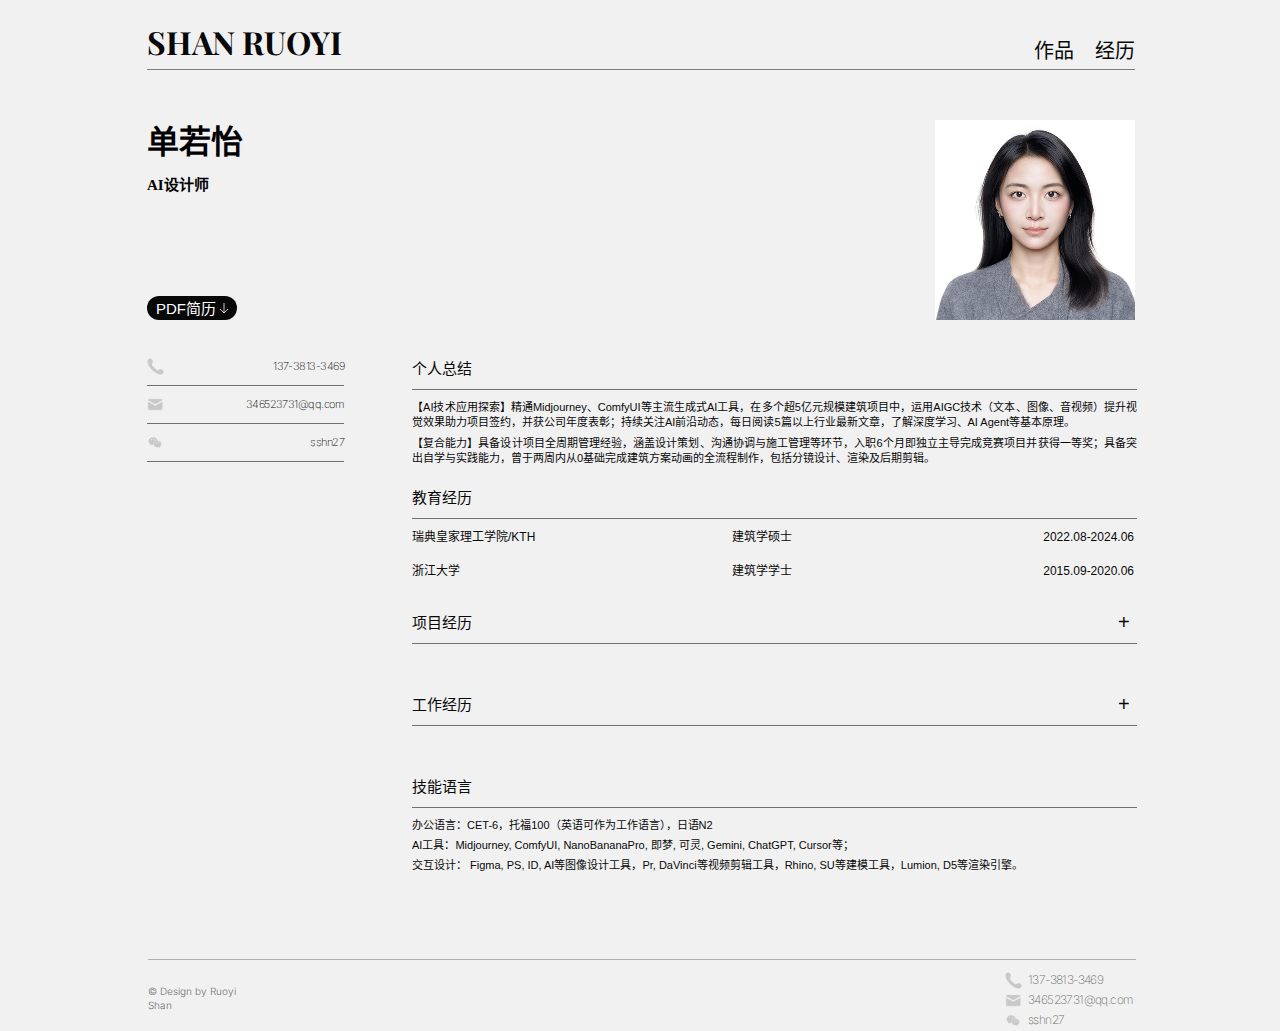
<file: experience.html>
<!DOCTYPE html>
<html lang="zh-CN">
<head>
    <meta charset="UTF-8">
    <meta name="viewport" content="width=device-width, initial-scale=1.0">
    <title>经历 - SHAN RUOYI</title>
    <link rel="preconnect" href="https://fonts.googleapis.com">
    <link rel="preconnect" href="https://fonts.gstatic.com" crossorigin>
    <link href="https://fonts.googleapis.com/css2?family=Playfair+Display:wght@400;700&family=Crimson+Text:wght@400&family=Inter:wght@200;300&family=Source+Serif+4:wght@400;600&family=Source+Han+Sans+CN:wght@300;350;500;600&display=swap" rel="stylesheet">
    <link rel="stylesheet" href="style.css">
</head>
<body class="page-experience">
    <!-- Header -->
    <header class="header">
        <div class="header-container">
            <a href="index.html" style="text-decoration: none;">
                <h1 class="header-title">SHAN RUOYI</h1>
            </a>
            <nav class="header-nav">
                <a href="works.html" class="nav-item">
                    <span class="nav-text-cn">作品</span>
                    <span class="nav-text-en">works</span>
                </a>
                <a href="experience.html" class="nav-item">
                    <span class="nav-text-cn">经历</span>
                    <span class="nav-text-en">experience</span>
                </a>
            </nav>
            <svg class="header-line" width="988" height="1" viewBox="0 0 988 1" fill="none" xmlns="http://www.w3.org/2000/svg">
                <line x1="0" y1="0.5" x2="988" y2="0.5" stroke="#080808" stroke-width="0.5"/>
            </svg>
        </div>
    </header>

    <!-- Experience Page Content -->
    <section class="experience-page">
        <!-- Top Section: Name, Download Button, and Photo -->
        <div class="experience-top-section">
            <div class="experience-left-group">
                <div class="experience-name-section">
                    <h2 class="experience-name">单若怡</h2>
                    <p class="experience-title">AI设计师</p>
                </div>
                
                <div class="experience-download">
                    <a href="images/resume.pdf" download="单若怡_简历.pdf" class="download-btn">
                        <span class="download-text">PDF简历</span>
                        <svg class="download-icon" width="8" height="11" viewBox="0 0 8 11" fill="none">
                            <path d="M4 0V10M0 6L4 10L8 6" stroke="white" stroke-width="0.8"/>
                        </svg>
                    </a>
                </div>
            </div>

            <div class="experience-photo">
                <img src="images/photo.png" alt="单若怡" class="photo-img">
            </div>
        </div>

        <!-- Contact Information -->
        <div class="experience-contact">
            <div class="contact-row">
                <img src="images/wechat3.png" alt="Phone" class="contact-icon-small">
                <span class="contact-text-small">137-3813-3469</span>
            </div>
            <svg class="contact-divider" width="197" height="1" viewBox="0 0 197 1" fill="none">
                <line x1="0" y1="0.5" x2="197" y2="0.5" stroke="#707070" stroke-width="0.5"/>
            </svg>
            <div class="contact-row">
                <img src="images/wechat1.png" alt="Email" class="contact-icon-small">
                <span class="contact-text-small">346523731@qq.com</span>
            </div>
            <svg class="contact-divider" width="197" height="1" viewBox="0 0 197 1" fill="none">
                <line x1="0" y1="0.5" x2="197" y2="0.5" stroke="#707070" stroke-width="0.5"/>
            </svg>
            <div class="contact-row">
                <img src="images/wechat2.png" alt="WeChat" class="contact-icon-small">
                <span class="contact-text-small">sshn27</span>
            </div>
            <svg class="contact-divider" width="197" height="1" viewBox="0 0 197 1" fill="none">
                <line x1="0" y1="0.5" x2="197" y2="0.5" stroke="#707070" stroke-width="0.5"/>
            </svg>
        </div>

        <!-- Main Content -->
        <div class="experience-body">
            <!-- 个人总结 -->
            <div class="experience-section">
                <h3 class="section-title">个人总结</h3>
                <svg class="section-divider" width="726" height="1" viewBox="0 0 726 1" fill="none">
                    <line x1="0" y1="0.5" x2="726" y2="0.5" stroke="#707070" stroke-width="0.5"/>
                </svg>
                <div class="section-content">
                    <p class="content-text">【AI技术应用探索】精通Midjourney、ComfyUI等主流生成式AI工具，在多个超5亿元规模建筑项目中，运用AIGC技术（文本、图像、音视频）提升视觉效果助力项目签约，并获公司年度表彰；持续关注AI前沿动态，每日阅读5篇以上行业最新文章，了解深度学习、AI Agent等基本原理。</p>
                    <p class="content-text">【复合能力】具备设计项目全周期管理经验，涵盖设计策划、沟通协调与施工管理等环节，入职6个月即独立主导完成竞赛项目并获得一等奖；具备突出自学与实践能力，曾于两周内从0基础完成建筑方案动画的全流程制作，包括分镜设计、渲染及后期剪辑。</p>
                </div>
            </div>

            <!-- 教育经历 -->
            <div class="experience-section">
                <h3 class="section-title">教育经历</h3>
                <svg class="section-divider" width="725" height="1" viewBox="0 0 725 1" fill="none">
                    <line x1="0" y1="0.5" x2="725" y2="0.5" stroke="#707070" stroke-width="0.5"/>
                </svg>
                <div class="education-content">
                    <div class="education-item">
                        <div class="education-row">
                            <span class="education-school">瑞典皇家理工学院/KTH</span>
                            <span class="education-degree">建筑学硕士</span>
                            <span class="education-time">2022.08-2024.06</span>
                        </div>
                    </div>
                    <div class="education-item">
                        <div class="education-row">
                            <span class="education-school">浙江大学</span>
                            <span class="education-degree">建筑学学士</span>
                            <span class="education-time">2015.09-2020.06</span>
                        </div>
                    </div>
                </div>
            </div>

            <!-- 项目经历 -->
            <div class="experience-section">
                <div class="section-header">
                    <h3 class="section-title">项目经历</h3>
                    <span class="section-expand">+</span>
                </div>
                <svg class="section-divider" width="725" height="1" viewBox="0 0 725 1" fill="none">
                    <line x1="0" y1="0.5" x2="725" y2="0.5" stroke="#707070" stroke-width="0.5"/>
                </svg>
                
                <!-- 项目1 -->
                <div class="project-item">
                    <div class="project-header">
                        <h4 class="project-title">AIGC数字人虚拟广告模特项目|负责人</h4>
                        <span class="project-time">2025.12-2026.01</span>
                    </div>
                    <div class="project-content">
                        <p class="content-text"><strong>项目背景：</strong>面对女性运动健身与户外探索领域日益增长的内容需求，本项目旨在通过构建虚拟数字模特，打造个人IP，聚焦多元运动展示、品牌广告拍摄等核心场景，同时赋予完整人设，探索社群实时互动与健身推广的融合路径。</p>
                        <p class="content-text"><strong>主要职责：</strong>负责项目全流程设计与技术落地，包括需求分析、形象生成、多场景图像与视频内容制作等。</p>
                        <p class="content-text"><strong>【形象构建与视觉生成】</strong>结合大语言模型完成人物形象、情感性格设定与风格定位；基于Z-image模型搭建ComfyUI工作流，从五官、表情、妆容、身材比例、服饰、动作等维度，以A/B测试结果为参照迭代提示词工程，完成数字人模特主形象的构建与生成。</p>
                        <p class="content-text"><strong>【姿势迁移与细节矫正】</strong>上传姿势参考图，反推自然语言提示词+ControlNet双重控制，使用QWEN-AIO-RAPID模型实现模特姿态精准迁移，输出图像采用AI换脸技术进行面部特征二次校准，保证面部相似差值小于0.5，单图生成时间压缩至15分钟内，生图成功率高于90%。</p>
                        <p class="content-text"><strong>【背景融合】</strong>利用lama节点提取场景信息，反推提示词输入z-image模型重绘场景图；fastcanvas节点快速构图或PS手动构图，基于QWEN-EDIT模型，加载溶图、打光LoRA，达成人物与场景的自然融合，在边缘过渡、光影一致性、透视匹配等维度综合评分超过80分。</p>
                        <p class="content-text"><strong>【图像放大】</strong>引入SeedVR2模型与TTP分块重绘技术，支持图像无损放大至2K/4K超高清输出。</p>
                        <p class="content-text"><strong>【人物短片输出】</strong>构建从构思到成片的视频自动化链路：配合大语言模型扩展构思至完整脚本；基于NanoBananaPro生成分镜，通过可灵生成视频片段，结合TTS与Infinite Talk实现人物配音，语音情感匹配度达85%，并运用TuneeAI创作背景音乐，最终剪辑成片，综合制作效率提升超80%。</p>
                        <p class="content-text"><strong>项目成果：</strong>实现了从"人设构建-形象生成-动态演绎-多场景分发"的全链路提效，时间与人力成本降低100%；输出内容适配短视频平台、虚拟直播、品牌营销等多类场景，在跨平台、跨周期内容产出中保持人物形象、风格与辨识度的高度一致，为品牌构建可持续复用的数字资产。</p>
                    </div>
                </div>

                <!-- 项目2 -->
                <div class="project-item">
                    <div class="project-header">
                        <h4 class="project-title">AIGC赋能香氛品牌产品效果图|负责人</h4>
                        <span class="project-time">2025.11</span>
                    </div>
                    <div class="project-content">
                        <p class="content-text"><strong>项目背景：</strong>针对电商行业视觉内容生产存在成本高、周期长、产出效率低的痛点，主导构建基于AIGC的"产品策划-视觉生成-场景适配"一站式解决方案，重构了从产品概念萌发、视觉风格定义，到多场景、多角度、多风格视觉素材批量生成的全链路，实现从概念到成图的端到端提效。</p>
                        <p class="content-text"><strong>主要职责：</strong> 负责产品视觉策划、产品展示的全流程AIGC技术链路，形成可复用、可迭代的智能化视觉内容生产体系。</p>
                        <p class="content-text"><strong>【产品定位及视觉设计】</strong>通过结构化提示词调用GPT-4等大语言模型，在2小时内输出包含产品定位、场景构想在内的完整视觉策划方案；基于风格锚定与材质定义，通过NanoBananaPro生成高精度产品样机图，将创意可视化周期压缩至3小时以内。</p>
                        <p class="content-text"><strong>【视觉图生成与精准控制】</strong>结合手绘草稿与ControlNet实现精准构图控制，构建三级语义提示词体系，涵盖主体、环境与风格参数，语义准确率达92%。基于Qwen-edit模型搭建ComfyUI流程，实现产品与场景图智能重绘，单图生成时长最短控制在30分钟以内，成功率提升至80%以上；</p>
                        <p class="content-text"><strong>【批量生产与多场景适配】</strong>针对产品搭建可复用的风格化提示词模板库，通过调用包含色彩、氛围、元素构成的结构化提示词，快速切换生成四种香型对应的主题场景，迭代效率较传统流程提升5倍，周均产出素材量突破200张，满足多样化视觉需求。</p>
                        <p class="content-text"><strong>【多角度素材量化生产】</strong>集成Camera angle control节点与参数化提示模板，基于Qwen-edit模型批量生成6种标准视角下的产品细节特写，覆盖主体展示、材质特写、使用场景等维度，单批次可输出30+张高质量素材，满足电商主图、详情页、社交媒体等多渠道内容需求。</p>
                        <p class="content-text"><strong>项目成果：</strong>实现全流程视觉内容生产效率提升300%，单批次素材产出周期由5-7天缩短至1天内；通过AIGC优化视觉一致性与场景丰富度，累计为香氛新品系列生成50+张高质量视觉素材，支持产品上市视觉筹备周期缩短70%。</p>
                    </div>
                </div>

                <!-- 项目3 -->
                <div class="project-item">
                    <div class="project-header">
                        <h4 class="project-title">AIGC驱动建筑设计提效平台|AI设计师</h4>
                        <span class="project-time">2025.01-2025.09</span>
                    </div>
                    <div class="project-content">
                        <p class="content-text"><strong>项目背景：</strong>传统建筑设计流程环节繁多、周期冗长，尤其在效果图渲染与建筑动画制作环节存在高度依赖人力、周期冗长且协作效率低下的痛点。本项目以图像与音视频生成为切入点，探索AIGC技术在建筑设计领域的应用潜力与能力边界。</p>
                        <p class="content-text"><strong>主要职责：</strong> 设计师需求深度分析、AIGC通用工具开发与持续优化，包括ComfyUI工作流搭建、LoRA训练数据库构建等。</p>
                        <p class="content-text"><strong>【深度需求分析】</strong>通过对30+一线设计经理的访谈与全公司范围300+人员的问卷数据收集，系统梳理设计全流程中的核心痛点，归纳为"概念灵感—风格探索—效果呈现—技术参考"四阶提效框架，确立AIGC介入的关键节点与预期效能指标。</p>
                        <p class="content-text"><strong>【AI效果图通用工具开发】</strong>建立标准化提示词体系，集成Midjourney、NanoBananaPro、即梦等生成式AI工具实现快速风格探索；基于ComfyUI搭建图像生成工作流，结合ControlNet与自然语言实现基于白模、线稿的效果图输出；通过公司近5年项目资料训练企业级LoRA，提升出图风格一致性与细节真实感，生图可用率达70%以上；确立"AI生成+轻量后期"高效协作流程，大幅缩短出图周期。</p>
                        <p class="content-text"><strong>【AI建筑视频生成方案】</strong>基于wan2.2构建动画生成工作流，构建"分镜描述—关键帧控制—时序合成"的动画标准流程，支持通过自然语言结合关键帧控制快速生成建筑漫游类视频，替代传统高门槛、长周期的视频制作方式，将原需3人10天以上的任务压缩至1人3天内完成。</p>
                        <p class="content-text"><strong>【AI分析图自动生成】</strong>开发针对性agent形式提示词模板，实现分析图元素的智能识别与统一输出，实现体块生成、功能分区、流线分析、结构爆炸等多种分析图的快速生成，单张图纸制作时间从30分钟–2小时缩短至10分钟以内，团队累计生成各类分析图超500张，大幅提升表达效率。</p>
                        <p class="content-text"><strong>项目成果：</strong>前期策划阶段日均产出3–4个比选方案，效率提升300%；效果图制作周期从1周缩短至1天，效率提升600%；视频制作成本降低90%；分析图制作效率提升200%以上；覆盖内部200+设计师，日均活跃用户超20人；持续更新工作流与数据库，形成可复用易迭代的企业数字资产体系。</p>
                    </div>
                </div>
            </div>

            <!-- 工作经历 -->
            <div class="experience-section">
                <div class="section-header">
                    <h3 class="section-title">工作经历</h3>
                    <span class="section-expand">+</span>
                </div>
                <svg class="section-divider" width="725" height="1" viewBox="0 0 725 1" fill="none">
                    <line x1="0" y1="0.5" x2="725" y2="0.5" stroke="#707070" stroke-width="0.5"/>
                </svg>
                
                <!-- 工作1 -->
                <div class="project-item">
                    <div class="project-header">
                        <h4 class="project-title">GOA大象建筑设计有限公司| 建筑师/AI设计师</h4>
                        <span class="project-time">2024.07-2025.09</span>
                    </div>
                    <div class="project-content">
                        <p class="content-text"><strong>工作内容：</strong>在头部设计公司担任建筑师，一年内深度参与10+大型项目，类型包含高端酒店住宅、大型博物馆，工作内容覆盖前期调研、概念策划、规划设计、效果表达、技术图纸、施工管理等全链路。2025年起参与内部AIGC建筑设计提效平台的应用探索，在公司内部实现推广与成果产出。</p>
                        <p class="content-text"><strong>AI设计师工作职责</strong></p>
                        <p class="content-text"><strong>【需求分析与框架构建】</strong>通过面对面访谈与企业内部线上问卷调查，访问对象超过300人，系统性梳理设计环节中的高频痛点，形成提效框架，明确AI在设计构思、视觉生成、分析绘图等关键节点的应用路径与量化效能指标。</p>
                        <p class="content-text"><strong>【AI图像与视频工具开发】</strong>集成AIGC工具，全方位提效建筑设计视觉表现效率，包括概念前期（灵感可视化）、风格比选（风格材质快速切换）、设计表现（效果图与视频制作）、方案表达（分析图生成与技术图纸参考），效率提升超300%。</p>
                        <p class="content-text"><strong>【流程迭代与优化】</strong>定期测评新兴视觉大模型，围绕出图质量、可控性与风格匹配度进行量化评估。若新模型关键指标提升超15%，则在两周内完成工作流迭代。建立季度数据库更新机制，精选200+内部优质效果图，用于企业LoRA模型的增量训练，持续优化生图效果与风格一致性。</p>
                        <p class="content-text"><strong>【体系搭建与落地推广】</strong>制定企业内部AI生图平台SOP，通过企业微信建立专项技术文档共享与实时答疑机制。开展线下季度汇报与定向培训，逐步构建持续优化的运营体系。成功推动平台在内部规模化应用，覆盖设计团队200+人，核心用户日活稳定20+。</p>
                        <p class="content-text"><strong>工作成果：</strong>效果图制作周期从1周缩短至1天，建筑漫游视频制作成本降低90%，内部形成常态化使用机制，直接人力与外包成本综合降低超80%。</p>
                    </div>
                </div>

                <!-- 工作2 -->
                <div class="project-item">
                    <div class="project-content">
                        <p class="content-text"><strong>建筑师工作职责</strong></p>
                        <p class="content-text"><strong>【前期调研与设计策划】</strong>负责公共建筑项目的前期工作，包括现场踏勘、需求调研、功能定位与流线组织，为项目确立清晰的设计基础与策略方向。</p>
                        <p class="content-text"><strong>【方案设计与成果输出】</strong>主导从前期策划、概念生成到空间形态深化的全流程设计工作。独立完成方案效果图、多媒体演示文件及全套技术图纸输出，建立高效反馈响应机制，确保方案在多方协同中实现快速迭代与持续优化，推动项目高质量落地。</p>
                        <p class="content-text"><strong>【协同管理与落地管控】</strong>作为项目核心接口，负责与政府部门、业主方及各专业团队（结构、机电、景观、室内等）进行全过程技术协调与沟通。深入施工阶段开展现场跟踪与设计巡查，确保设计意图精准落地，保障项目高质量交付。</p>
                        <p class="content-text"><strong>工作成果：</strong>参与10+大型建筑项目，具备全流程行业经验；于多个重点项目中担任核心设计职责，显著提升表现品质，产出作品成为公司标杆案例。</p>
                    </div>
                </div>

                <!-- 工作3 -->
                <div class="project-item">
                    <div class="project-header">
                        <h4 class="project-title">安藤忠雄建筑事务所上海办事处| 建筑师</h4>
                        <span class="project-time">2020.10-2022.07</span>
                    </div>
                    <div class="project-content">
                        <p class="content-text"><strong>【建筑设计与项目管理】</strong>在国际知名建筑师事务所担任建筑师，深度参与国内外15个大型公建项目，工作内容覆盖设计全链路。</p>
                        <p class="content-text"><strong>【品牌与团队策划】</strong>负责公司作品集策划与制作，展示项目覆盖住宅、商业、文化等业态，完善公司品牌专业形象，转化率提升15%。主导策划并落地团队主创系列讲座3场，平均每场参与人数超100人，整体满意度达95%，有效促进内部知识共享与设计能力提升。</p>
                        <p class="content-text"><strong>工作成果：</strong>参与15个国际化项目，具备全球视野与在地实践能力，与行业领先团队深度协作，为国际设计在中国落地提供全过程高品质专业支持。</p>
                    </div>
                </div>
            </div>

            <!-- 技能语言和 Footer 容器 -->
            <div class="experience-skills-footer-container">
                <!-- 技能语言 -->
                <div class="experience-section">
                    <h3 class="section-title">技能语言</h3>
                    <svg class="section-divider" width="725" height="1" viewBox="0 0 725 1" fill="none">
                        <line x1="0" y1="0.5" x2="725" y2="0.5" stroke="#707070" stroke-width="0.5"/>
                    </svg>
                    <div class="section-content">
                        <p class="content-text"><span class="skill-label">办公语言：</span>CET-6，托福100（英语可作为工作语言），日语N2</p>
                        <p class="content-text"><span class="skill-label">AI工具：</span>Midjourney, ComfyUI, NanoBananaPro, 即梦, 可灵, Gemini, ChatGPT, Cursor等；</p>
                        <p class="content-text"><span class="skill-label">交互设计：</span> Figma, PS, ID, AI等图像设计工具，Pr, DaVinci等视频剪辑工具，Rhino, SU等建模工具，Lumion, D5等渲染引擎。</p>
                    </div>
                </div>

                <!-- Footer -->
                <footer class="footer">
                    <svg class="footer-line" width="988" height="1" viewBox="0 0 988 1" fill="none" xmlns="http://www.w3.org/2000/svg">
                        <line x1="0" y1="0.5" x2="988" y2="0.5" stroke="#707070" stroke-width="0.5"/>
                    </svg>
                    <div class="footer-content">
                        <p class="footer-copyright">© Design by Ruoyi Shan</p>
                        <div class="footer-contact">
                            <div class="contact-item">
                                <img src="images/wechat3.png" alt="WeChat" class="contact-icon">
                                <span class="contact-text">137-3813-3469</span>
                            </div>
                            <div class="contact-item">
                                <img src="images/wechat1.png" alt="WeChat" class="contact-icon">
                                <span class="contact-text">346523731@qq.com</span>
                            </div>
                            <div class="contact-item">
                                <img src="images/wechat2.png" alt="WeChat" class="contact-icon">
                                <span class="contact-text">sshn27</span>
                            </div>
                        </div>
                    </div>
                </footer>
            </div>
        </div>
    </section>

    <!-- Back to Top Button -->
    <button class="back-to-top" id="backToTop" aria-label="回到顶部">
        <div class="back-to-top-circle">
            <svg class="back-to-top-arrow" width="14" height="17" viewBox="0 0 14 17" fill="none" xmlns="http://www.w3.org/2000/svg">
                <line x1="7" y1="0" x2="7" y2="17" stroke="#ACACAC" stroke-width="1"/>
                <path d="M0 8L7 0L14 8" stroke="#ACACAC" stroke-width="1" fill="none"/>
            </svg>
        </div>
        <span class="back-to-top-text">BACK TO TOP</span>
    </button>

    <script src="script.js"></script>
</body>
</html>
</file>
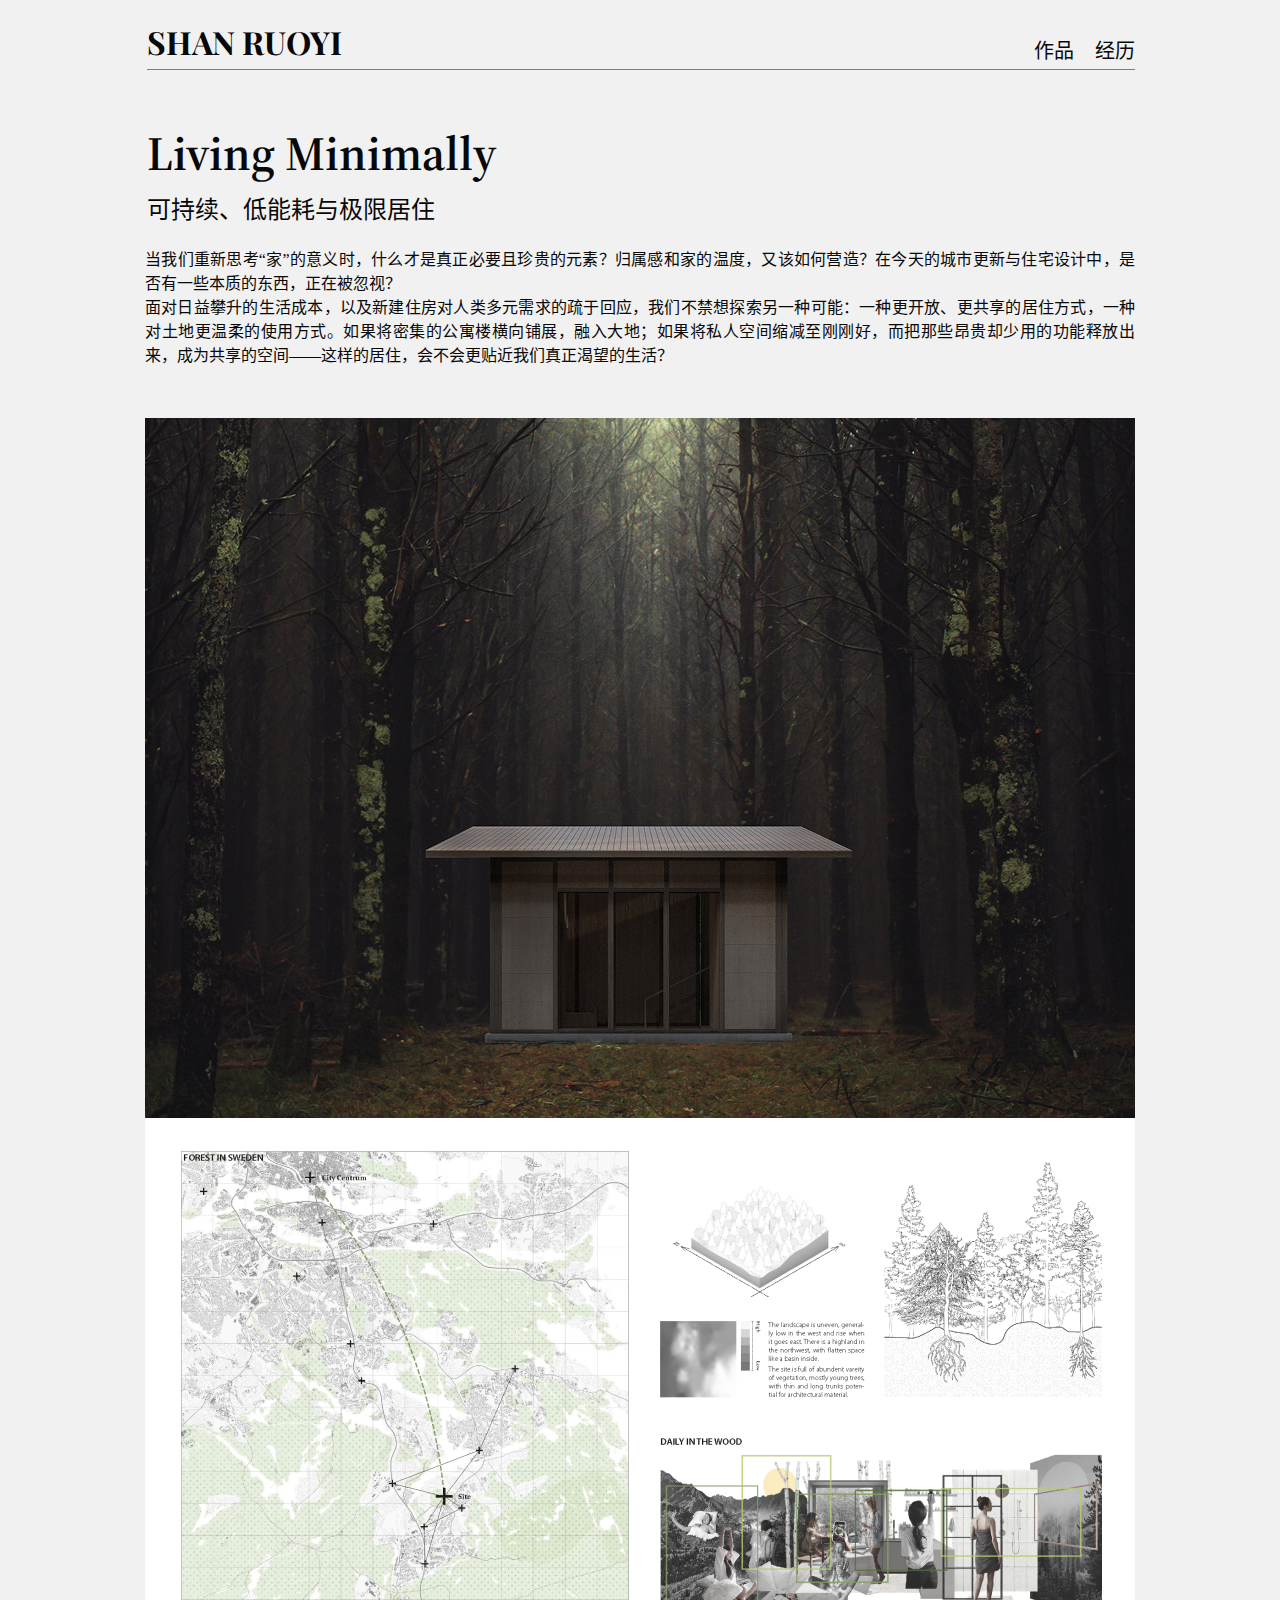
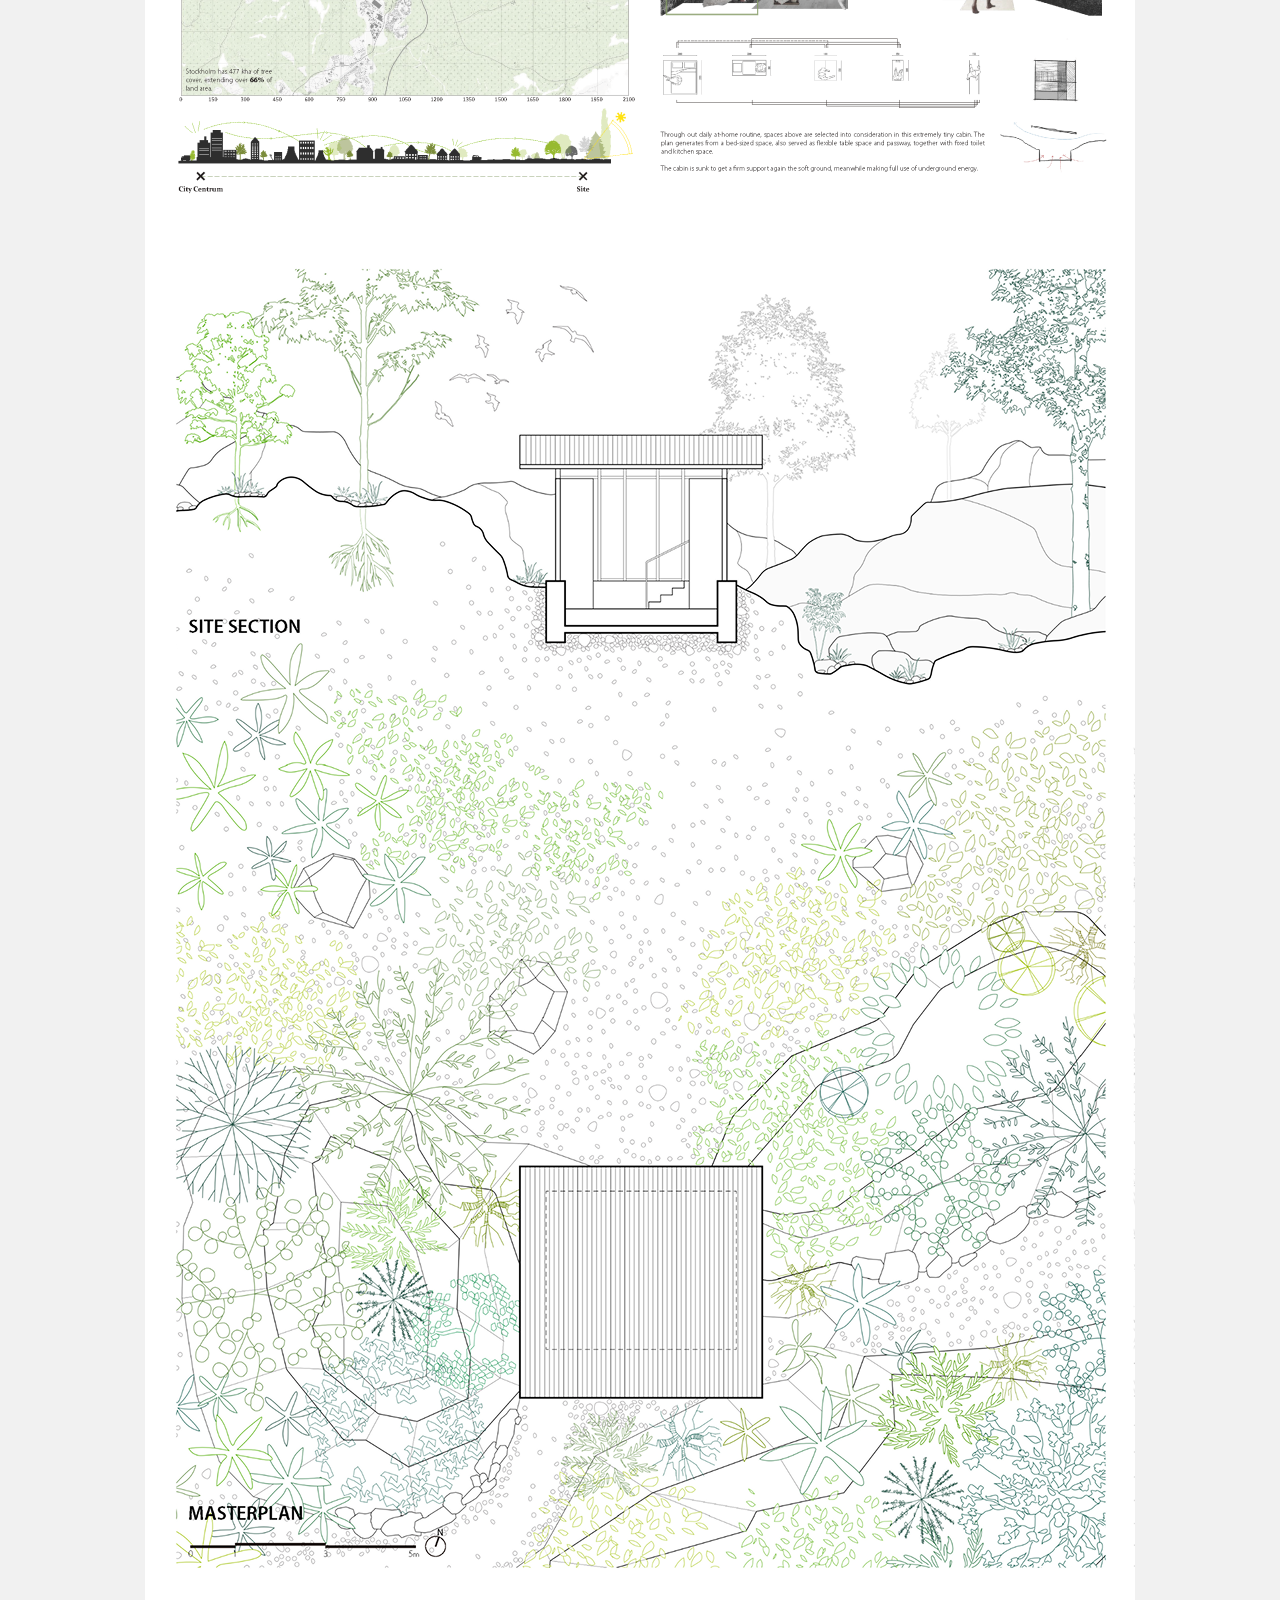
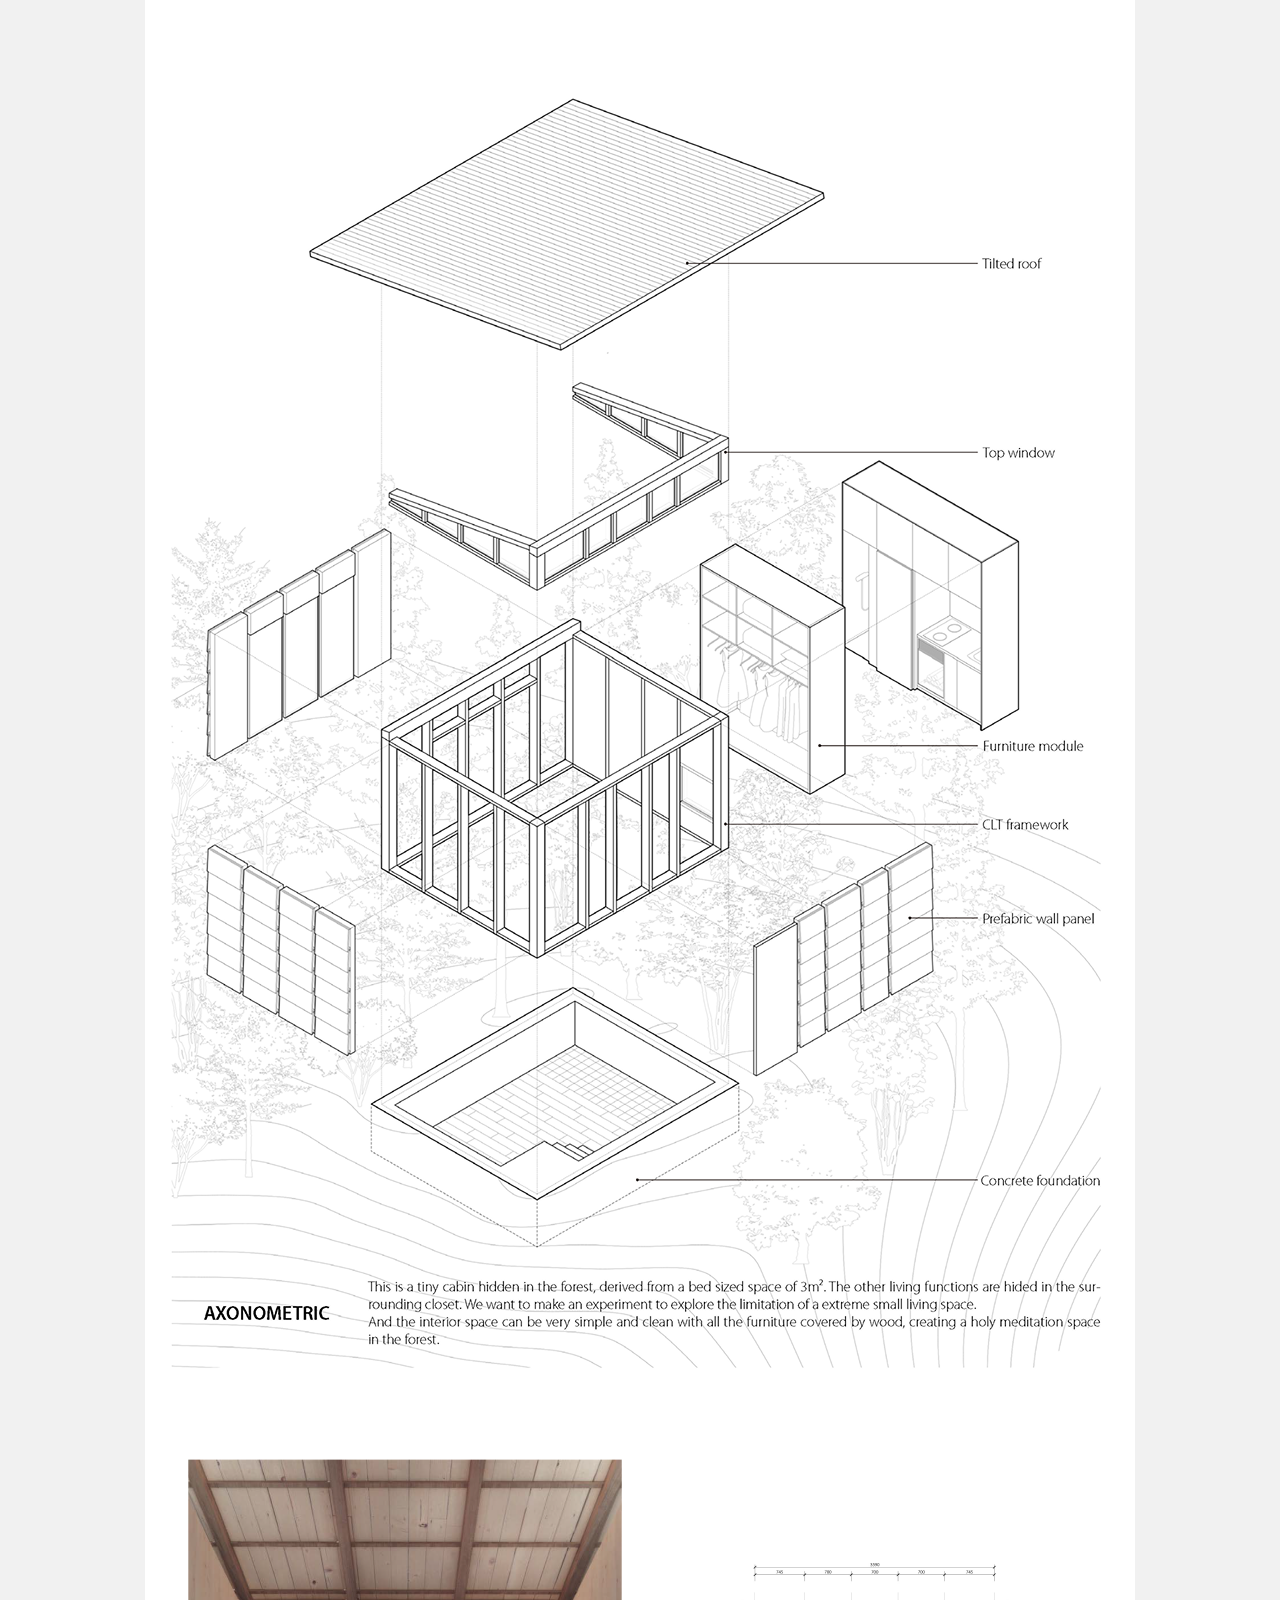
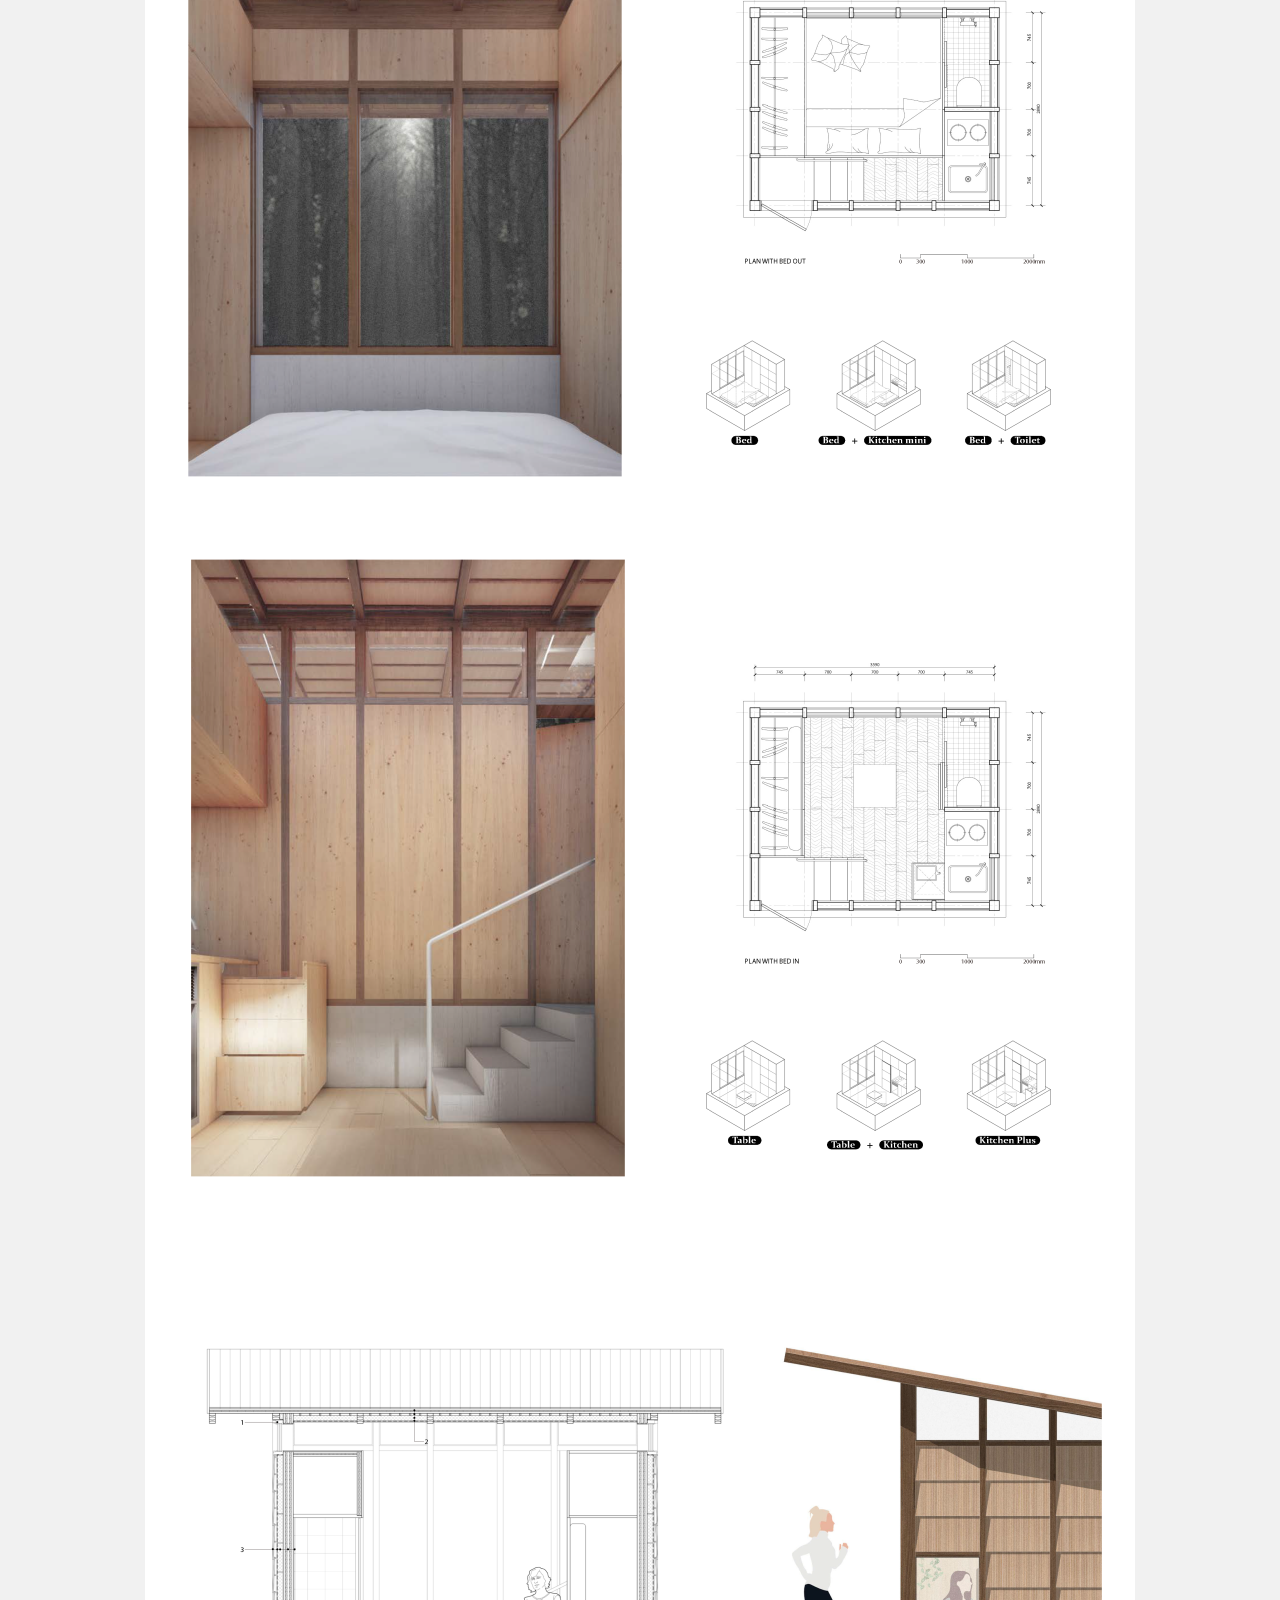
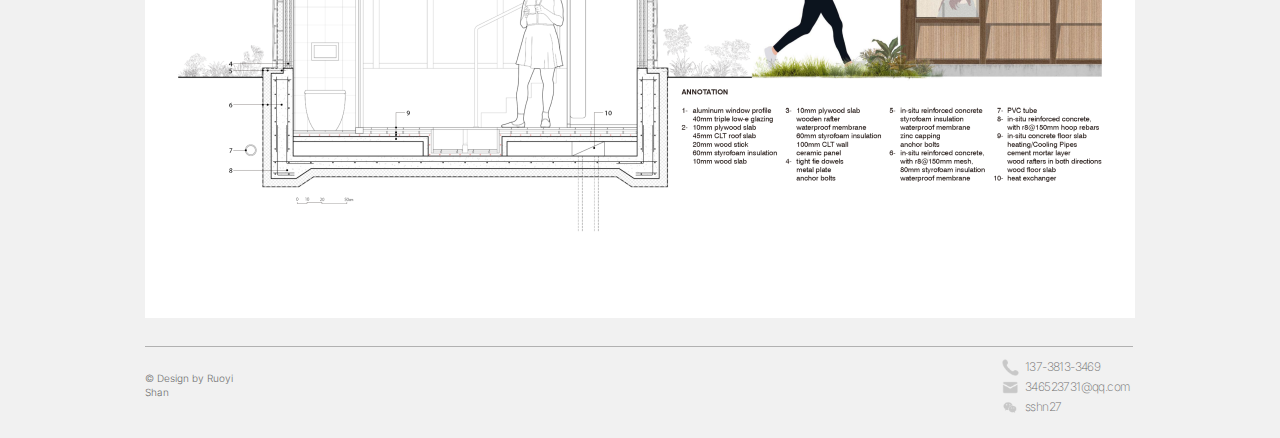
<file: ow1.html>
<!DOCTYPE html>
<html lang="zh-CN">
<head>
    <meta charset="UTF-8">
    <meta name="viewport" content="width=device-width, initial-scale=1.0">
    <title>Living Minimally - SHAN RUOYI</title>
    <link rel="preconnect" href="https://fonts.googleapis.com">
    <link rel="preconnect" href="https://fonts.gstatic.com" crossorigin>
    <link href="https://fonts.googleapis.com/css2?family=Playfair+Display:wght@400;700&family=Crimson+Text:wght@400&family=Inter:wght@200;300&family=Source+Serif+4:wght@400;600&family=Source+Han+Serif+CN:wght@500&display=swap" rel="stylesheet">
    <link rel="stylesheet" href="style.css">
</head>
<body class="ow1-page">
    <!-- Header -->
    <header class="header">
        <div class="header-container">
            <a href="index.html" style="text-decoration: none;">
                <h1 class="header-title">SHAN RUOYI</h1>
            </a>
            <nav class="header-nav">
                <a href="works.html" class="nav-item">
                    <span class="nav-text-cn">作品</span>
                    <span class="nav-text-en">works</span>
                </a>
                <a href="experience.html" class="nav-item">
                    <span class="nav-text-cn">经历</span>
                    <span class="nav-text-en">experience</span>
                </a>
            </nav>
            <svg class="header-line" width="988" height="1" viewBox="0 0 988 1" fill="none" xmlns="http://www.w3.org/2000/svg">
                <line x1="0" y1="0.5" x2="988" y2="0.5" stroke="#080808" stroke-width="0.5"/>
            </svg>
        </div>
    </header>

    <!-- Project Title -->
    <section class="ow1-title-section">
        <h2 class="ow1-title-en">Living Minimally</h2>
        <h3 class="ow1-title-cn">可持续、低能耗与极限居住</h3>
    </section>

    <!-- Project Description -->
    <section class="ow1-description">
        <p class="ow1-description-text">当我们重新思考“家”的意义时，什么才是真正必要且珍贵的元素？归属感和家的温度，又该如何营造？在今天的城市更新与住宅设计中，是否有一些本质的东西，正在被忽视？<br>面对日益攀升的生活成本，以及新建住房对人类多元需求的疏于回应，我们不禁想探索另一种可能：一种更开放、更共享的居住方式，一种对土地更温柔的使用方式。如果将密集的公寓楼横向铺展，融入大地；如果将私人空间缩减至刚刚好，而把那些昂贵却少用的功能释放出来，成为共享的空间——这样的居住，会不会更贴近我们真正渴望的生活？</p>
    </section>

    <!-- Project Images -->
    <section class="ow1-images-section">
        <div class="ow1-image-container">
            <img src="images/ow1-1.png" alt="页面 3" class="ow1-image">
        </div>
        <div class="ow1-image-container">
            <img src="images/ow1-2.png" alt="页面 4" class="ow1-image">
        </div>
        <div class="ow1-image-container">
            <img src="images/ow1-3-7f005a.png" alt="页面 5" class="ow1-image">
        </div>
        <div class="ow1-image-container">
            <img src="images/ow1-4-3ddd6d.png" alt="页面 5-2" class="ow1-image">
        </div>
        <div class="ow1-image-container">
            <img src="images/ow1-5.png" alt="页面 6" class="ow1-image">
        </div>
        <div class="ow1-image-container">
            <img src="images/ow1-6.png" alt="页面 7" class="ow1-image">
        </div>
        <div class="ow1-image-container">
            <img src="images/ow1-7.png" alt="页面 8" class="ow1-image">
        </div>
    </section>

    <!-- Footer -->
    <footer class="footer">
        <svg class="footer-line" width="988" height="1" viewBox="0 0 988 1" fill="none" xmlns="http://www.w3.org/2000/svg">
            <line x1="0" y1="0.5" x2="988" y2="0.5" stroke="#707070" stroke-width="0.5"/>
        </svg>
        <div class="footer-content">
            <p class="footer-copyright">© Design by Ruoyi Shan</p>
            <div class="footer-contact">
                <div class="contact-item">
                    <img src="images/wechat3.png" alt="WeChat" class="contact-icon">
                    <span class="contact-text">137-3813-3469</span>
                </div>
                <div class="contact-item">
                    <img src="images/wechat1.png" alt="WeChat" class="contact-icon">
                    <span class="contact-text">346523731@qq.com</span>
                </div>
                <div class="contact-item">
                    <img src="images/wechat2.png" alt="WeChat" class="contact-icon">
                    <span class="contact-text">sshn27</span>
                </div>
            </div>
        </div>
    </footer>

    <!-- Back to Top Button -->
    <button class="back-to-top" id="backToTop" aria-label="回到顶部">
        <div class="back-to-top-circle">
            <svg class="back-to-top-arrow" width="14" height="17" viewBox="0 0 14 17" fill="none" xmlns="http://www.w3.org/2000/svg">
                <line x1="7" y1="0" x2="7" y2="17" stroke="#ACACAC" stroke-width="1"/>
                <path d="M0 8L7 0L14 8" stroke="#ACACAC" stroke-width="1" fill="none"/>
            </svg>
        </div>
        <span class="back-to-top-text">BACK TO TOP</span>
    </button>

    <script src="script.js"></script>
</body>
</html>
</file>
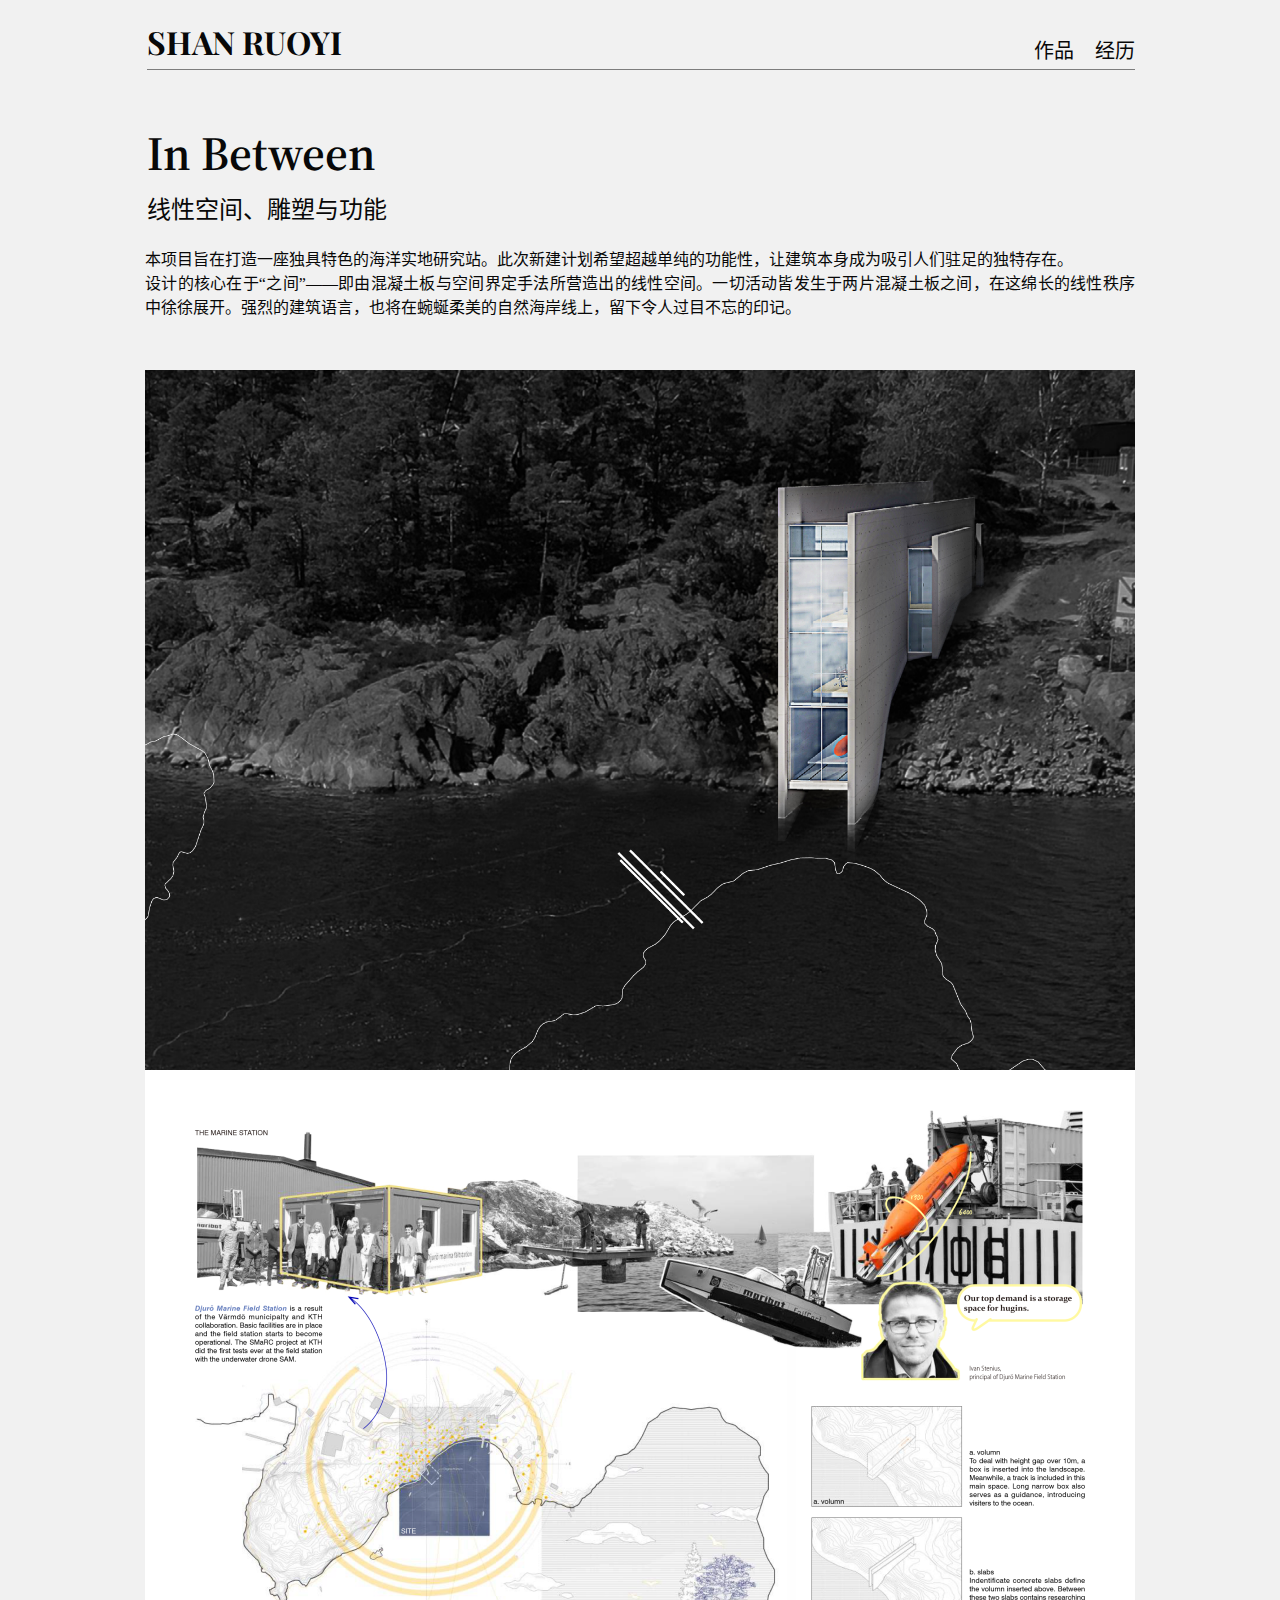
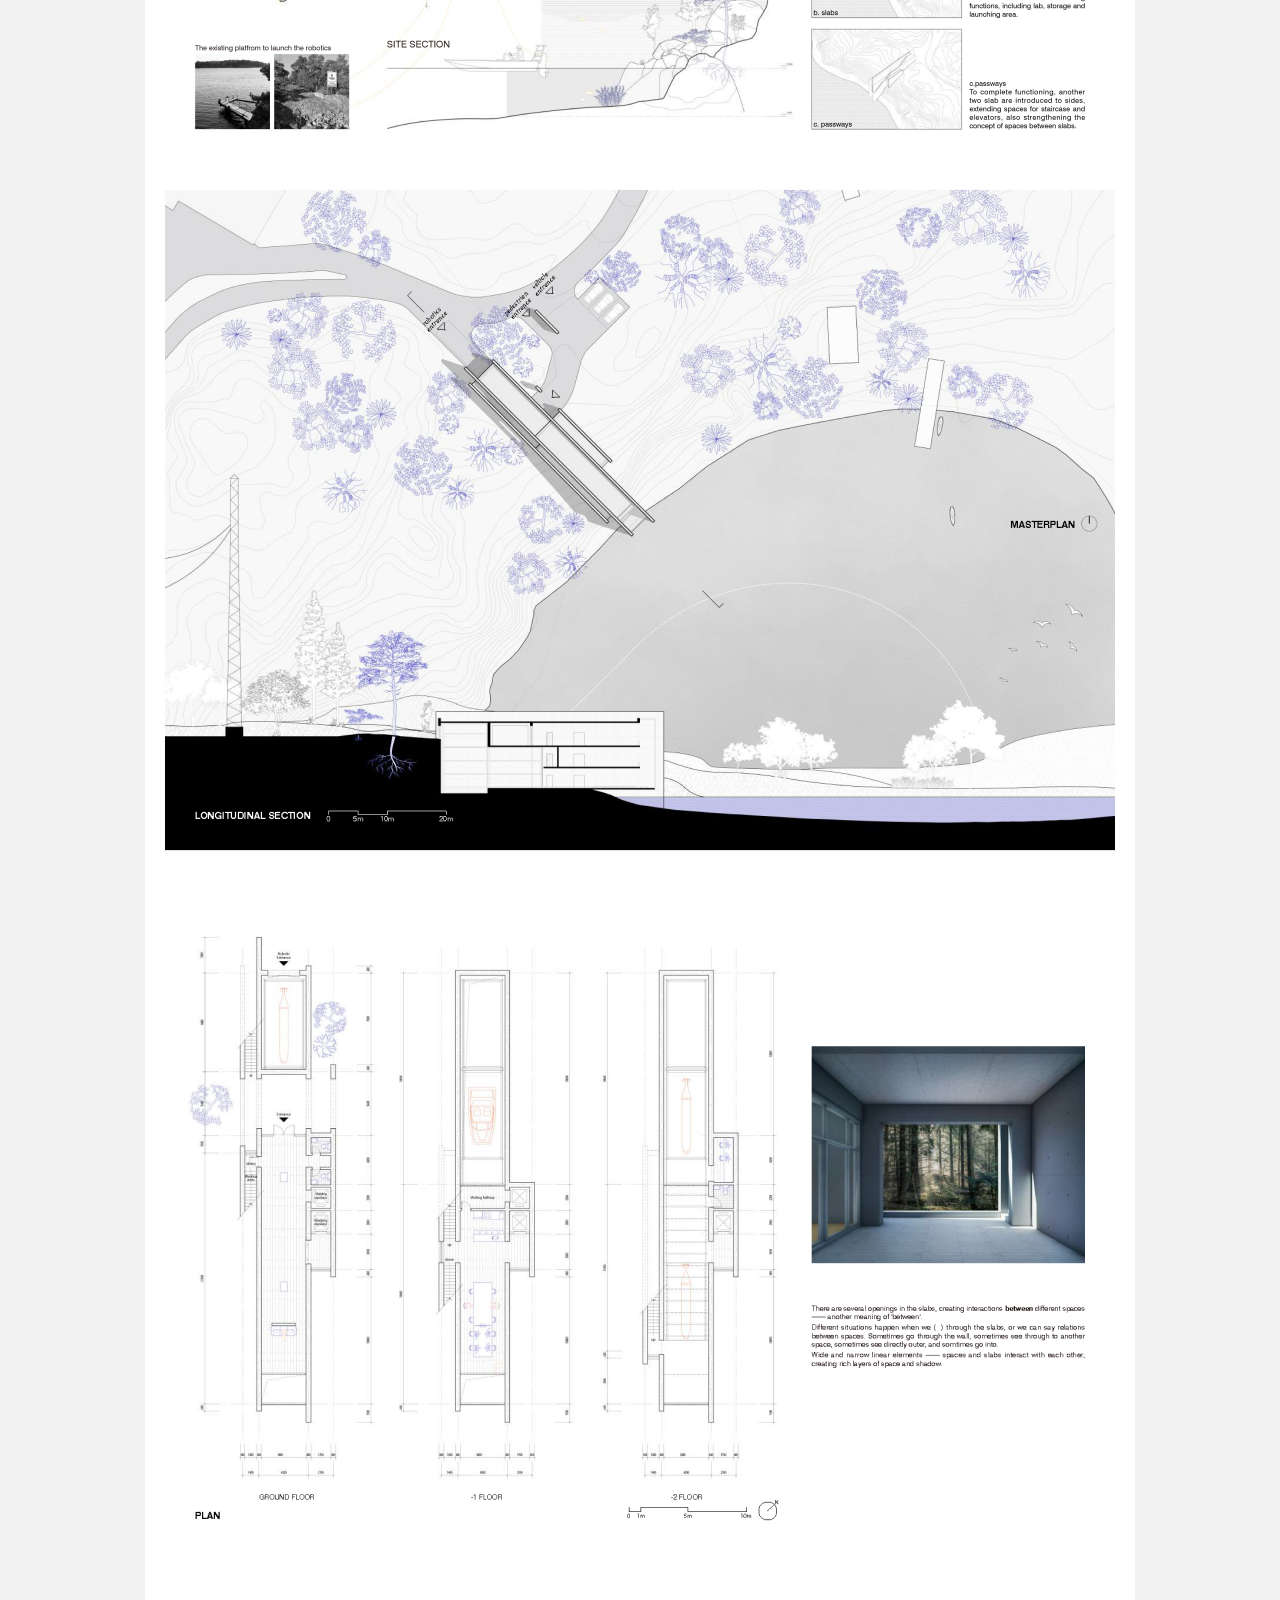
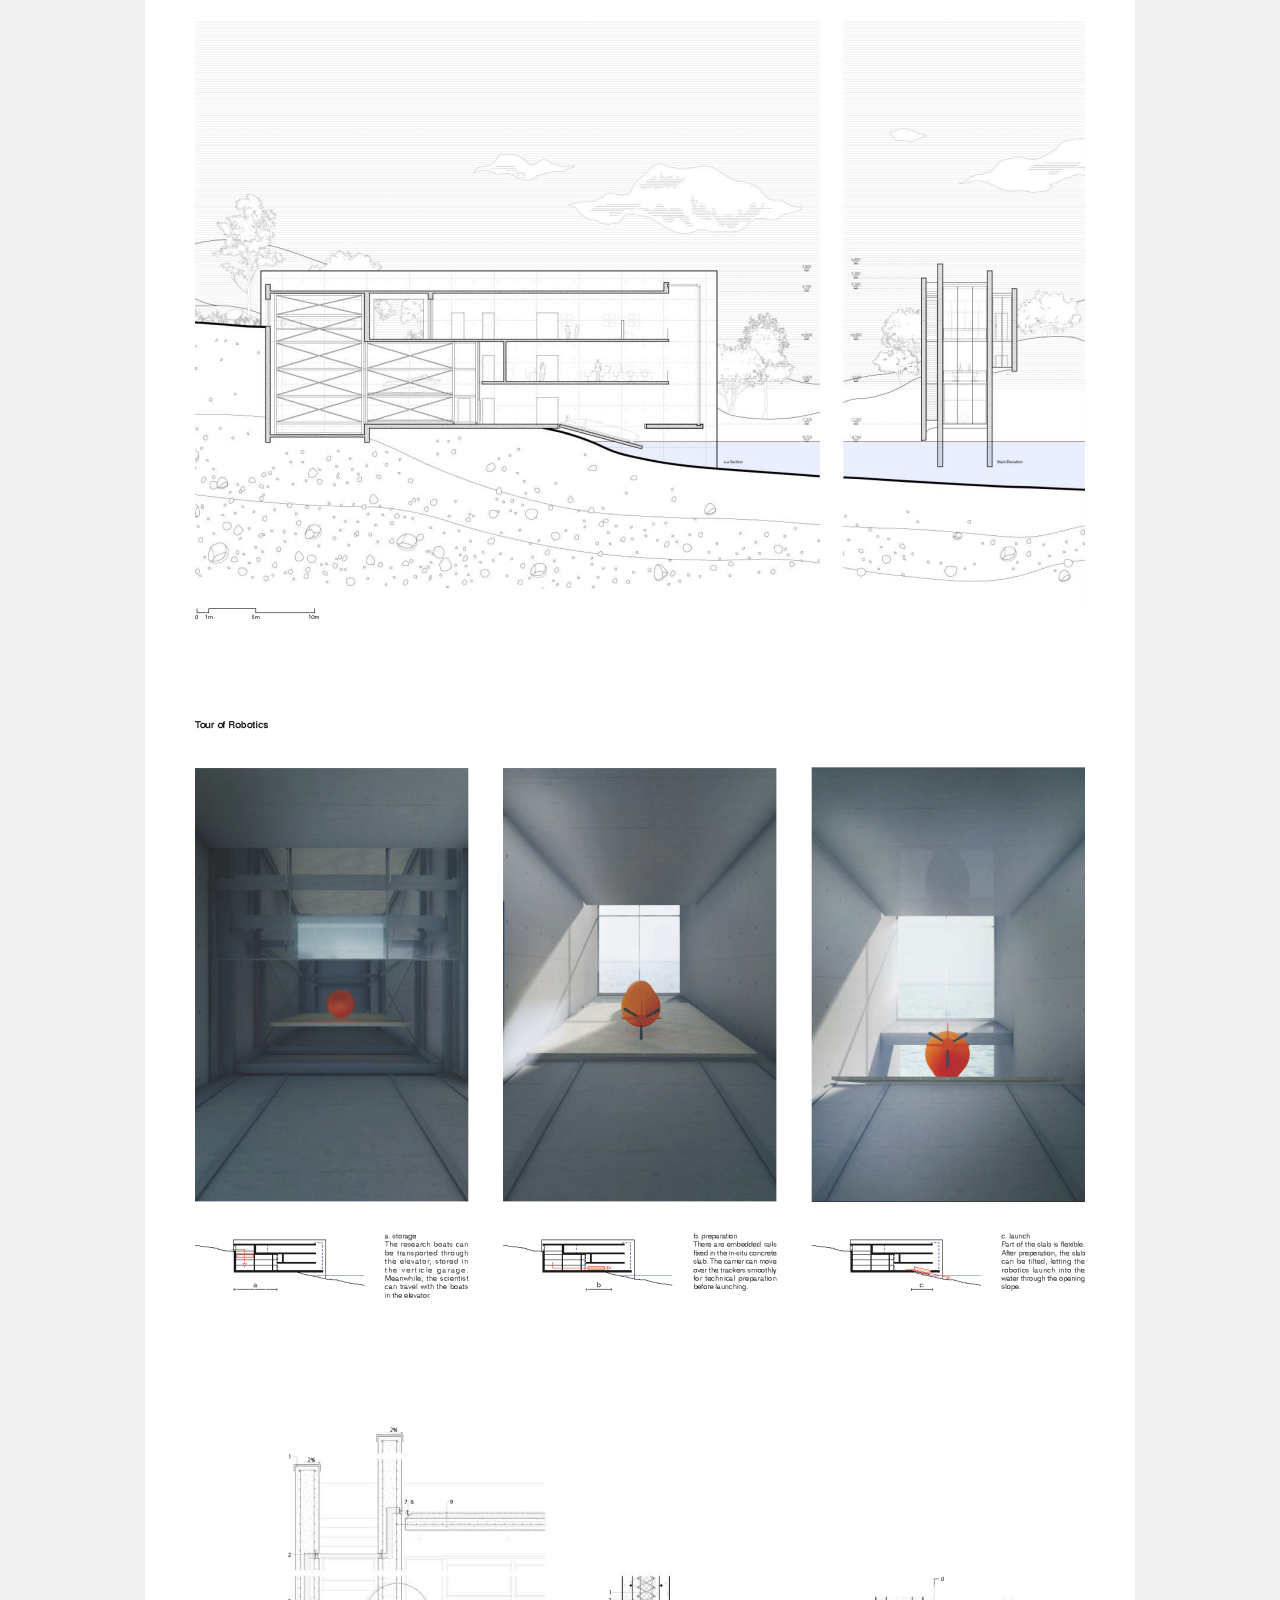
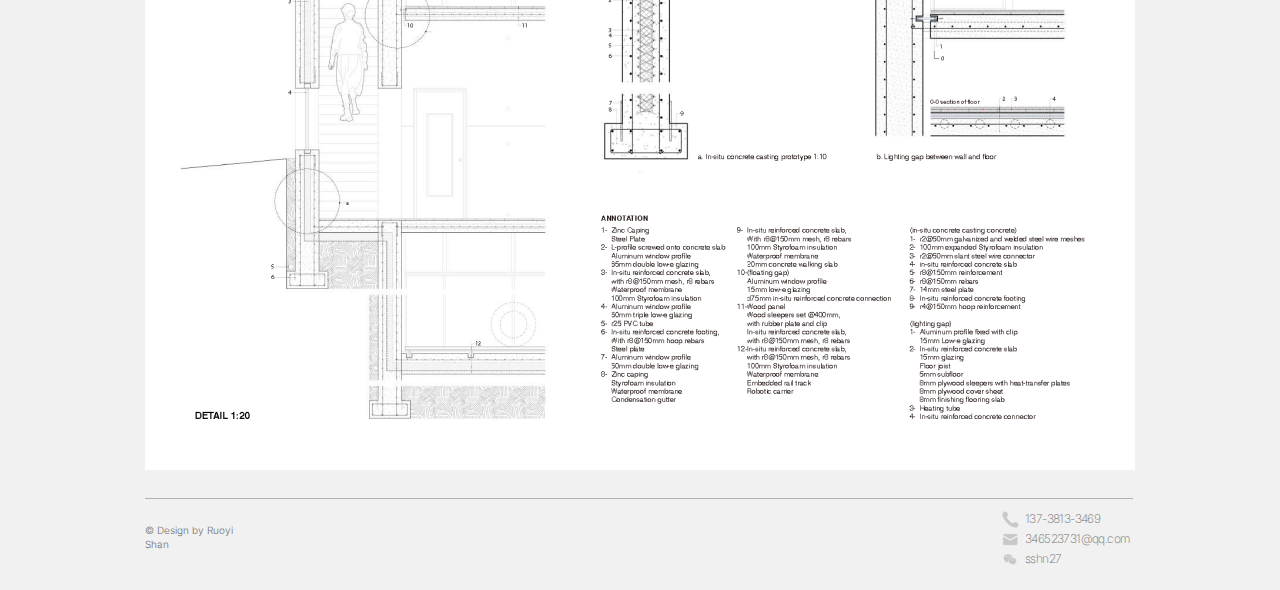
<file: ow2.html>
<!DOCTYPE html>
<html lang="zh-CN">
<head>
    <meta charset="UTF-8">
    <meta name="viewport" content="width=device-width, initial-scale=1.0">
    <title>Unlimited Zoey - SHAN RUOYI</title>
    <link rel="preconnect" href="https://fonts.googleapis.com">
    <link rel="preconnect" href="https://fonts.gstatic.com" crossorigin>
    <link href="https://fonts.googleapis.com/css2?family=Playfair+Display:wght@400;700&family=Crimson+Text:wght@400&family=Inter:wght@200;300&family=Source+Serif+4:wght@400;600&family=Source+Han+Serif+CN:wght@500&display=swap" rel="stylesheet">
    <link rel="stylesheet" href="style.css">
</head>
<body class="ow2-page">
    <!-- Header -->
    <header class="header">
        <div class="header-container">
            <a href="index.html" style="text-decoration: none;">
                <h1 class="header-title">SHAN RUOYI</h1>
            </a>
            <nav class="header-nav">
                <a href="works.html" class="nav-item">
                    <span class="nav-text-cn">作品</span>
                    <span class="nav-text-en">works</span>
                </a>
                <a href="experience.html" class="nav-item">
                    <span class="nav-text-cn">经历</span>
                    <span class="nav-text-en">experience</span>
                </a>
            </nav>
            <svg class="header-line" width="988" height="1" viewBox="0 0 988 1" fill="none" xmlns="http://www.w3.org/2000/svg">
                <line x1="0" y1="0.5" x2="988" y2="0.5" stroke="#080808" stroke-width="0.5"/>
            </svg>
        </div>
    </header>

    <!-- Project Title -->
    <section class="ow2-title-section">
        <h2 class="ow2-title-en">In Between</h2>
        <h3 class="ow2-title-cn">线性空间、雕塑与功能</h3>
    </section>

    <!-- Project Description -->
    <section class="ow2-description">
        <p class="ow2-description-text">本项目旨在打造一座独具特色的海洋实地研究站。此次新建计划希望超越单纯的功能性，让建筑本身成为吸引人们驻足的独特存在。<br>设计的核心在于“之间”——即由混凝土板与空间界定手法所营造出的线性空间。一切活动皆发生于两片混凝土板之间，在这绵长的线性秩序中徐徐展开。强烈的建筑语言，也将在蜿蜒柔美的自然海岸线上，留下令人过目不忘的印记。</p>
    </section>

    <!-- Project Images -->
    <section class="ow2-images-section">
        <div class="ow2-image-container">
            <img src="images/ow2-1.png" alt="页面 4" class="ow2-image">
        </div>
        <div class="ow2-image-container">
            <img src="images/ow2-2.png" alt="页面 4-2" class="ow2-image">
        </div>
        <div class="ow2-image-container">
            <img src="images/ow2-3.png" alt="页面 6" class="ow2-image">
        </div>
        <div class="ow2-image-container">
            <img src="images/ow2-4.png" alt="页面 7" class="ow2-image">
        </div>
        <div class="ow2-image-container">
            <img src="images/ow2-5.png" alt="页面 8" class="ow2-image">
        </div>
        <div class="ow2-image-container">
            <img src="images/ow2-6.png" alt="页面 8-2" class="ow2-image">
        </div>
        <div class="ow2-image-container">
            <img src="images/ow2-7.png" alt="页面 8-3" class="ow2-image">
        </div>
    </section>

    <!-- Footer -->
    <footer class="footer">
        <svg class="footer-line" width="988" height="1" viewBox="0 0 988 1" fill="none" xmlns="http://www.w3.org/2000/svg">
            <line x1="0" y1="0.5" x2="988" y2="0.5" stroke="#707070" stroke-width="0.5"/>
        </svg>
        <div class="footer-content">
            <p class="footer-copyright">© Design by Ruoyi Shan</p>
            <div class="footer-contact">
                <div class="contact-item">
                    <img src="images/wechat3.png" alt="WeChat" class="contact-icon">
                    <span class="contact-text">137-3813-3469</span>
                </div>
                <div class="contact-item">
                    <img src="images/wechat1.png" alt="WeChat" class="contact-icon">
                    <span class="contact-text">346523731@qq.com</span>
                </div>
                <div class="contact-item">
                    <img src="images/wechat2.png" alt="WeChat" class="contact-icon">
                    <span class="contact-text">sshn27</span>
                </div>
            </div>
        </div>
    </footer>

    <!-- Back to Top Button -->
    <button class="back-to-top" id="backToTop" aria-label="回到顶部">
        <div class="back-to-top-circle">
            <svg class="back-to-top-arrow" width="14" height="17" viewBox="0 0 14 17" fill="none" xmlns="http://www.w3.org/2000/svg">
                <line x1="7" y1="0" x2="7" y2="17" stroke="#ACACAC" stroke-width="1"/>
                <path d="M0 8L7 0L14 8" stroke="#ACACAC" stroke-width="1" fill="none"/>
            </svg>
        </div>
        <span class="back-to-top-text">BACK TO TOP</span>
    </button>

    <script src="script.js"></script>
</body>
</html>
</file>
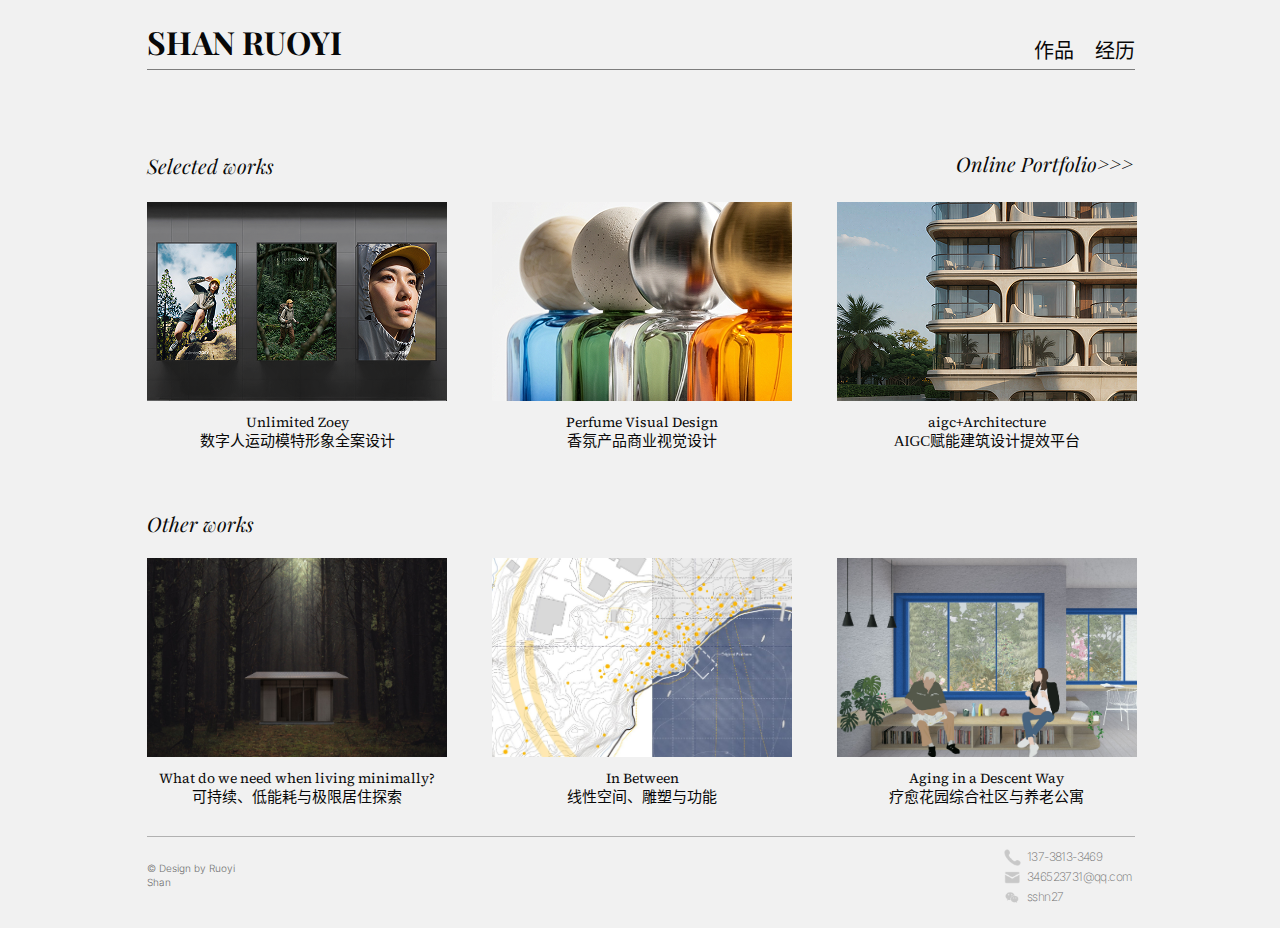
<file: works.html>
<!DOCTYPE html>
<html lang="zh-CN">
<head>
    <meta charset="UTF-8">
    <meta name="viewport" content="width=device-width, initial-scale=1.0">
    <title>作品 - SHAN RUOYI</title>
    <link rel="preconnect" href="https://fonts.googleapis.com">
    <link rel="preconnect" href="https://fonts.gstatic.com" crossorigin>
    <link href="https://fonts.googleapis.com/css2?family=Playfair+Display:ital,wght@0,400;0,700;1,400&family=Crimson+Text:wght@400&family=Inter:wght@200;300&family=Source+Serif+4:wght@400;600&family=Source+Han+Serif+CN:wght@500&display=swap" rel="stylesheet">
    <link rel="stylesheet" href="style.css">
</head>
<body class="works-page">
    <!-- Header -->
    <header class="header">
        <div class="header-container">
            <a href="index.html" style="text-decoration: none;">
                <h1 class="header-title">SHAN RUOYI</h1>
            </a>
            <nav class="header-nav">
                <a href="works.html" class="nav-item">
                    <span class="nav-text-cn">作品</span>
                    <span class="nav-text-en">works</span>
                </a>
                <a href="experience.html" class="nav-item">
                    <span class="nav-text-cn">经历</span>
                    <span class="nav-text-en">experience</span>
                </a>
            </nav>
            <svg class="header-line" width="988" height="1" viewBox="0 0 988 1" fill="none" xmlns="http://www.w3.org/2000/svg">
                <line x1="0" y1="0.5" x2="988" y2="0.5" stroke="#080808" stroke-width="0.5"/>
            </svg>
        </div>
    </header>

    <!-- First Other Works Section -->
    <section class="works-section works-section-first">
        <div class="works-section-header">
            <h2 class="works-section-title">Selected works</h2>
            <a href="https://www.zcool.com.cn/work/ZNzMxODgwNTI=.html" target="_blank" class="works-section-link">Online Portfolio>>></a>
        </div>
        <div class="works-section-grid works-section-grid-horizontal">
            <a href="PJ1.html" class="works-card-link">
                <div class="works-card">
                    <div class="works-card-image">
                        <img src="images/pj1.png" alt="Unlimited Zoey">
                    </div>
                    <div class="works-card-info">
                        <h3 class="works-card-title-en">Unlimited Zoey</h3>
                        <h4 class="works-card-title-cn">数字人运动模特形象全案设计</h4>
                    </div>
                </div>
            </a>
            <a href="PJ2.html" class="works-card-link">
                <div class="works-card">
                    <div class="works-card-image">
                        <img src="images/pj2.png" alt="What do we need when living minimally?">
                    </div>
                    <div class="works-card-info">
                        <h3 class="works-card-title-en">Perfume Visual Design</h3>
                        <h4 class="works-card-title-cn">香氛产品商业视觉设计</h4>
                    </div>
                </div>
            </a>
            <a href="PJ3.html" class="works-card-link">
                <div class="works-card">
                    <div class="works-card-image">
                        <img src="images/pj3.png" alt="What do we need when living minimally?">
                    </div>
                    <div class="works-card-info">
                        <h3 class="works-card-title-en">aigc+Architecture</h3>
                        <h4 class="works-card-title-cn">AIGC赋能建筑设计提效平台</h4>
                    </div>
                </div>
            </a>
        </div>
    </section>

    <!-- Second Other Works Section -->
    <section class="works-section works-section-second">
        <h2 class="works-section-title">Other works</h2>
        <div class="works-section-grid works-section-grid-vertical">
            <a href="ow1.html" class="other-work-card-link">
                <div class="works-card">
                    <div class="works-card-image">
                        <img src="images/work1-271044.png" alt="Work 1" style="object-fit: cover;">
                    </div>
                    <div class="works-card-info">
                        <h3 class="works-card-title-en">What do we need when living minimally?</h3>
                        <h4 class="works-card-title-cn">可持续、低能耗与极限居住探索</h4>
                    </div>
                </div>
            </a>
            <a href="ow2.html" class="other-work-card-link">
                <div class="works-card">
                    <div class="works-card-image">
                        <img src="images/work2-16e7bc.png" alt="Work 2">
                    </div>
                    <div class="works-card-info">
                        <h3 class="works-card-title-en">In Between</h3>
                        <h4 class="works-card-title-cn">线性空间、雕塑与功能</h4>
                    </div>
                </div>
            </a>
            <a href="ow3.html" class="other-work-card-link">
                <div class="works-card">
                    <div class="works-card-image">
                        <img src="images/work3-772be4.png" alt="Work 3">
                    </div>
                    <div class="works-card-info">
                        <h3 class="works-card-title-en">Aging in a Descent Way</h3>
                        <h4 class="works-card-title-cn">疗愈花园综合社区与养老公寓</h4>
                    </div>
                </div>
            </a>
        </div>
    </section>

    <!-- Footer -->
    <footer class="footer">
        <svg class="footer-line" width="988" height="1" viewBox="0 0 988 1" fill="none" xmlns="http://www.w3.org/2000/svg">
            <line x1="0" y1="0.5" x2="988" y2="0.5" stroke="#707070" stroke-width="0.5"/>
        </svg>
        <div class="footer-content">
            <p class="footer-copyright">© Design by Ruoyi Shan</p>
            <div class="footer-contact">
                <div class="contact-item">
                    <img src="images/wechat3.png" alt="WeChat" class="contact-icon">
                    <span class="contact-text">137-3813-3469</span>
                </div>
                <div class="contact-item">
                    <img src="images/wechat1.png" alt="WeChat" class="contact-icon">
                    <span class="contact-text">346523731@qq.com</span>
                </div>
                <div class="contact-item">
                    <img src="images/wechat2.png" alt="WeChat" class="contact-icon">
                    <span class="contact-text">sshn27</span>
                </div>
            </div>
        </div>
    </footer>

    <!-- Back to Top Button -->
    <button class="back-to-top" id="backToTop" aria-label="回到顶部">
        <div class="back-to-top-circle">
            <svg class="back-to-top-arrow" width="14" height="17" viewBox="0 0 14 17" fill="none" xmlns="http://www.w3.org/2000/svg">
                <line x1="7" y1="0" x2="7" y2="17" stroke="#ACACAC" stroke-width="1"/>
                <path d="M0 8L7 0L14 8" stroke="#ACACAC" stroke-width="1" fill="none"/>
            </svg>
        </div>
        <span class="back-to-top-text">BACK TO TOP</span>
    </button>

    <script src="script.js"></script>
</body>
</html>
</file>
<file: style.css>
/* Reset and Base Styles */
* {
    margin: 0;
    padding: 0;
    box-sizing: border-box;
}

/* Global Responsive Images and Media - 确保所有图片和媒体响应式，防止水平滚动 */
img {
    max-width: 100%;
    height: auto;
    display: block;
}

video,
iframe {
    max-width: 100%;
    height: auto;
}

/* 确保只有 html 负责全局滚动，消除双滚动条 */
html {
    overflow-y: auto; /* html 负责全局滚动 */
    overflow-x: hidden;
    height: 100%;
}

body {
    font-family: 'Source Han Serif CN', 'Source Serif 4', serif;
    background-color: rgba(240, 240, 240, 0.94);
    color: #080808;
    width: 1280px;
    min-height: 100vh; /* 使用 min-height 而不是固定 height */
    margin: 0 auto;
    position: relative;
    display: flex;
    flex-direction: column;
    overflow: visible; /* body 不产生滚动条，让内容自然流动 */
    max-width: 100%;
    height: auto; /* 高度自适应内容 */
}

/* 桌面端隐藏竖向滚动条（保留滚动功能） */
@media (min-width: 1025px) {
    /* 隐藏滚动条但保留滚动功能 - Webkit浏览器（Chrome, Safari, Edge） */
    ::-webkit-scrollbar {
        width: 0;
        background: transparent;
    }
    
    /* Firefox */
    html {
        scrollbar-width: none;
    }
    
    /* IE和旧版Edge */
    body {
        -ms-overflow-style: none;
    }
}

/* Font Imports */
@font-face {
    font-family: 'Source Han Serif CN';
    src: local('Source Han Serif CN'), local('Noto Serif SC');
    font-weight: 500;
}

@font-face {
    font-family: 'HGHB_CNKI';
    src: local('SimHei'), local('Microsoft YaHei');
    font-weight: 400;
}

/* Header */
.header {
    position: absolute;
    top: 20px;
    left: 147px;
    width: 988px;
    height: 50px;
}

.header-container {
    position: relative;
    width: 100%;
    height: 100%;
}

.header-title {
    font-family: 'Playfair Display', serif;
    font-weight: 700;
    font-size: 32px;
    line-height: 1.4em;
    color: #080808;
    position: absolute;
    left: 0;
    top: 0;
    width: 197px;
    height: 45px;
}

/* 汉堡菜单按钮 - 默认隐藏（桌面端） */
.mobile-menu-toggle {
    display: none;
}

.header-nav {
    position: absolute;
    right: 0;
    top: 17px;
    display: flex;
    align-items: center;
    gap: 21px;
}

.nav-item {
    display: flex;
    flex-direction: column;
    align-items: center;
    cursor: pointer;
    text-decoration: none;
    position: relative;
}

.nav-text-cn {
    font-family: 'Source Han Serif CN', serif;
    font-weight: 500;
    font-size: 20px;
    line-height: 1.4em;
    color: #080808;
    opacity: 1;
    transition: opacity 0.3s ease;
}

.nav-text-en {
    font-family: 'Playfair Display', serif;
    font-weight: 400;
    font-size: 16px;
    line-height: 1.4em;
    letter-spacing: -0.05em;
    color: #080808;
    opacity: 0;
    position: absolute;
    top: 50%;
    left: 50%;
    transform: translate(-50%, -50%);
    transition: opacity 0.3s ease;
    white-space: nowrap;
}

.nav-item:hover .nav-text-cn {
    opacity: 0;
}

.nav-item:hover .nav-text-en {
    opacity: 1;
}

.header-line {
    position: absolute;
    bottom: 0;
    left: 0;
}

/* Hero Section */
.hero {
    position: absolute;
    width: 1238px;
    height: 350px;
    left: 147px;
    top: 190px;
}

/* Frame 11 */
.hero-container {
    display: flex;
    flex-direction: row;
    justify-content: space-between;
    align-items: center;
    padding: 0px;
    position: relative;
    width: 100%;
    height: 100%;
}

.hero-top {
    display: flex;
    flex-direction: row;
    justify-content: space-between;
    align-items: center;
    width: 100%;
    height: 100%;
}

/* route */
.hero-route {
    width: 318px;
    height: 1px;
    flex: none;
    order: 0;
    flex-grow: 0;
    opacity: 0;
    pointer-events: none;
}

/* move */
.hero-move {
    display: flex;
    flex-direction: row;
    justify-content: space-between;
    align-items: flex-end;
    padding: 0px;
    gap: 25px;
    width: 920px;
    height: 350px;
    flex: none;
    order: 1;
    flex-grow: 0;
    transition: transform 2s ease-out;
    perspective: 1000px;
    perspective-origin: center center;
}

/* Cube Mover - 平移容器，负责向左位移 */
.cube-mover {
    margin: 0 auto;
    width: 320px;
    height: 320px;
    flex: none;
    order: 0;
    flex-grow: 0;
    position: relative;
    transform-style: preserve-3d;
    transition: transform 2s ease-out;
}

/* Cube Rotator - 旋转容器，负责立方体自身滚动 */
.cube-rotator {
    width: 100%;
    height: 100%;
    transform-style: preserve-3d;
    transition: transform 2s ease-out;
}

/* Cube - 3D立方体容器 */
.cube {
    width: 320px;
    height: 320px;
    position: relative;
    transform-style: preserve-3d;
    transform-origin: center center;
}

/* Cube Face - 立方体的6个面 */
.cube-face {
    position: absolute;
    width: 320px;
    height: 320px;
    background: #D9D9D9;
    border: none;
    backface-visibility: hidden;
    overflow: hidden;
}

/* Cube Video - 立方体面上的视频 */
.cube-video {
    width: 100%;
    height: 100%;
    object-fit: cover;
    display: block;
}

/* Cube Image - 立方体面上的图片 */
.cube-image {
    width: 100%;
    height: 100%;
    object-fit: cover;
    display: block;
}

/* 前面 */
.cube-front {
    transform: translateZ(160px);
}

/* 后面 - 图片在面上居中 */
.cube-back {
    transform: translateZ(-160px) rotateY(180deg);
}

.cube-back .cube-image {
    object-fit: cover;
    object-position: center center;
}

/* 右面 */
.cube-right {
    transform: translateX(160px) rotateY(90deg);
}

/* 左面 */
.cube-left {
    transform: translateX(-160px) rotateY(-90deg);
}

/* 上面 */
.cube-top {
    transform: translateY(-160px) rotateX(90deg);
}

/* 下面 */
.cube-bottom {
    transform: translateY(160px) rotateX(-90deg);
}

/* RUOYI */
.hero-ruoyi {
    margin: 0 auto;
    width: 544px;
    height: 160px;
    font-family: 'Crimson Text', serif;
    font-style: italic;
    font-weight: 400;
    font-size: 200px;
    line-height: 80%;
    text-align: center;
    color: #D3D3D3;
    flex: none;
    order: 1;
    flex-grow: 0;
}

/* 简介 */
.hero-intro {
    display: flex;
    flex-direction: column;
    align-items: flex-start;
    padding: 0px;
    position: absolute;
    width: 592px;
    height: 101px;
    left: 440px;
    top: 190px;
    opacity: 0;
    transition: opacity 0.5s ease-in;
}

.hero-intro.visible {
    opacity: 1;
}

/* AIGC | 创意 | 数字 | 空间 | 体验 */
.hero-tags {
    width: 592px;
    height: 56px;
    font-family: 'Source Han Serif CN', serif;
    font-style: normal;
    font-weight: 600;
    font-size: 40px;
    line-height: 140%;
    color: #080808;
    flex: none;
    order: 0;
    align-self: stretch;
    flex-grow: 0;
}

/* Design with everything I can reach to. */
.hero-tagline {
    width: 592px;
    height: 45px;
    font-family: 'Crimson Text', serif;
    font-style: italic;
    font-weight: 400;
    font-size: 32px;
    line-height: 140%;
    color: #707070;
    flex: none;
    order: 1;
    align-self: stretch;
    flex-grow: 0;
}

/* More about Me>>> - 右侧与 Online Portfolio 对齐，字号一致 */
.hero-link-container {
    display: flex;
    flex-direction: row;
    justify-content: flex-end;
    align-items: center;
    padding: 0;
    position: absolute;
    width: auto;
    height: 30px;
    right: 250px; /* 与 .selected-works 右缘对齐（hero 宽 1238px，内容区右缘距 hero 右 250px） */
    left: auto;
    top: 0;
}

/* Rectangle 20 */
.hero-link-bg {
    margin: 0 auto;
    width: 122px;
    height: 30px;
    background: #F0F0F0;
    flex: none;
    order: 0;
    flex-grow: 0;
    display: none;
}

/* More about Me>>> - 字号与 .works-link (Online Portfolio) 一致 */
.hero-link {
    margin: 0;
    width: auto;
    height: 28px;
    font-family: 'Playfair Display', serif;
    font-style: italic;
    font-weight: 400;
    font-size: 20px;
    line-height: 1.4em;
    display: flex;
    align-items: flex-end;
    text-align: right;
    color: #080808;
    flex: none;
    order: 1;
    flex-grow: 0;
    text-decoration: none;
}

.hero-link:hover {
    text-decoration: underline;
}

/* Selected Works Section */
.selected-works {
    position: absolute;
    top: 655px;
    left: 145px;
    width: 990px;
}

.works-title-section {
    display: flex;
    justify-content: space-between;
    align-items: center;
    width: 100%;
    margin-bottom: 54px;
}

.works-title {
    font-family: 'Playfair Display', serif;
    font-style: italic;
    font-weight: 400;
    font-size: 20px;
    line-height: 1.4em;
    color: #080808;
    width: 127px;
    height: 32px;
    text-align: center;
}

.works-link {
    font-family: 'Playfair Display', serif;
    font-style: italic;
    font-weight: 400;
    font-size: 20px;
    line-height: 1.4em;
    color: #080808;
    text-decoration: none;
    width: 201px;
    height: 32px;
    text-align: right;
}

.works-link:hover {
    text-decoration: underline;
}

.works-body {
    display: flex;
    align-items: center;
    gap: 96px;
    margin-top: -20px;
}

.works-titles {
    display: flex;
    flex-direction: column;
    gap: 180px;
    width: 398px;
}

.work-item {
    display: flex;
    flex-direction: column;
    gap: 7px;
    width: 398px;
}

.work-item:last-child {
    gap: 0;
}

.work-item-title {
    font-family: 'Source Serif 4', serif;
    font-weight: 600;
    font-size: 24px;
    line-height: 1.4em;
    color: #080808;
    text-align: left;
    width: 398px;
}

.work-item-subtitle {
    font-family: 'Source Han Serif CN', serif;
    font-weight: 500;
    font-size: 24px;
    line-height: 1.4em;
    color: #080808;
    text-align: left;
    width: 398px;
}

.work-item-description {
    font-family: 'Source Han Serif CN', serif;
    font-weight: 500;
    font-size: 16px;
    line-height: 1.4em;
    color: #080808;
    text-align: justify;
    width: 398px;
}

.works-divider {
    width: 1px;
    height: 879px;
    flex-shrink: 0;
}

.works-pic {
    width: 400px;
    display: flex;
    flex-direction: column;
    gap: 110px;
    align-items: center;
}

.work-image-link {
    text-decoration: none;
    display: block;
    cursor: pointer;
}

.work-image-container {
    position: relative;
    width: 400px;
    height: auto;
}

.work-image-base {
    width: 400px;
    height: auto;
    display: block;
    transition: opacity 0.3s ease;
}

.work-image-overlay {
    position: absolute;
    top: 0;
    left: 0;
    width: 400px;
    height: auto;
    opacity: 0;
    transition: opacity 0.3s ease;
    pointer-events: none;
}

.work-image-link:hover .work-image-base {
    opacity: 0;
}

.work-image-link:hover .work-image-overlay {
    opacity: 1;
}

/* Other Works Section */
.other-works {
    position: absolute;
    top: 1659px;
    left: 147px;
    width: 990px;
}

.other-works-title {
    font-family: 'Playfair Display', serif;
    font-style: italic;
    font-weight: 400;
    font-size: 20px;
    line-height: 1.4em;
    color: #080808;
    width: auto;
    height: auto;
    text-align: left;
    margin-bottom: 18px;
}

.other-works-grid {
    position: absolute;
    top: 50px;
    left: 0;
    width: 990px;
    display: grid;
    grid-template-columns: repeat(3, 300px);
    grid-template-rows: 250px;
    gap: 20px 45px;
}

.other-work-card-link {
    text-decoration: none;
    color: inherit;
    display: block;
}

.other-work-card {
    display: flex;
    flex-direction: column;
    justify-content: space-between;
    gap: 12px;
    width: 300px;
    height: 250px;
    cursor: pointer;
}

.other-work-image {
    width: 300px;
    height: 200px;
    overflow: hidden;
    background-color: #D9D9D9;
}

.other-work-image img {
    width: 100%;
    height: 100%;
    object-fit: cover;
    display: block;
}

.other-work-info {
    width: 300px;
    height: 39px;
    display: flex;
    flex-direction: column;
    gap: 0;
}

.other-work-title-en {
    font-family: 'Source Serif 4', serif;
    font-weight: 400;
    font-size: 14px;
    line-height: 1.4em;
    color: #080808;
    text-align: center;
    width: 300px;
    height: 20px;
}

.other-work-title-cn {
    font-family: 'Source Han Serif CN', serif;
    font-weight: 500;
    font-size: 15px;
    line-height: 1.4em;
    color: #080808;
    text-align: center;
    width: 300px;
    height: 21px;
    margin-top: -2px;
}

/* Works Page Sections */
.works-section {
    position: absolute;
    left: 147px;
    width: 990px;
}

.works-section-first {
    top: 150px;
}

.works-section-second {
    top: 510px;
}

/* Works page body adjustment */
body.works-page {
    min-height: 1300px;
}

/* Works Page Footer */
body.works-page .footer {
    position: absolute;
    top: 1208px;
    left: 147px;
    width: 989px;
    height: 72px;
}

.works-section-header {
    display: flex;
    flex-direction: row;
    justify-content: space-between;
    align-items: center;
    width: 986px;
    margin-bottom: 20px;
}

.works-section-title {
    font-family: 'Playfair Display', serif;
    font-style: italic;
    font-weight: 400;
    font-size: 20px;
    line-height: 1.4em;
    color: #080808;
    width: auto;
    height: auto;
    text-align: left;
    white-space: nowrap;
}

.works-section-link {
    font-family: 'Playfair Display', serif;
    font-style: italic;
    font-weight: 400;
    font-size: 20px;
    line-height: 1.4em;
    color: #080808;
    text-decoration: none;
    width: 201px;
    height: 32px;
    text-align: right;
}

.works-section-link:hover {
    text-decoration: underline;
}

.works-section-second .works-section-title {
    margin-bottom: 20px;
}

.works-section-grid {
    display: flex;
    flex-direction: row;
    justify-content: space-between;
    align-items: center;
    width: 990px;
}

.works-section-grid-horizontal {
    gap: 20px;
}

.works-card-link {
    text-decoration: none;
    color: inherit;
    display: block;
}

.works-card-link .works-card {
    cursor: pointer;
}

.works-section-grid-vertical {
    display: grid;
    grid-template-columns: repeat(3, 300px);
    grid-template-rows: 250px;
    gap: 18px 45px;
    justify-content: start;
}

.works-card {
    display: flex;
    flex-direction: column;
    gap: 12px;
    width: 300px;
    height: 250px;
    cursor: pointer;
    transition: opacity 0.3s ease, transform 0.3s ease;
}

.works-card:hover {
    opacity: 0.8;
    transform: translateY(-2px);
}

.works-card-link:hover .works-card {
    opacity: 0.8;
    transform: translateY(-2px);
}

/* Works page other works section - make cards clickable */
.works-section-second .other-work-card-link {
    text-decoration: none;
    color: inherit;
    display: contents;
}

.works-section-second .other-work-card-link .works-card {
    cursor: pointer;
}

.works-card-image {
    width: 300px;
    height: 200px;
    overflow: hidden;
    background-color: #D9D9D9;
    transition: transform 0.3s ease;
}

.works-card:hover .works-card-image,
.works-card-link:hover .works-card-image {
    transform: scale(1.02);
}

.works-section-grid-vertical .works-card-image {
    height: 199.2px;
}

.works-card-image img {
    width: 100%;
    height: 100%;
    object-fit: cover;
    display: block;
    transition: transform 0.3s ease;
}

.works-card:hover .works-card-image img,
.works-card-link:hover .works-card-image img {
    transform: scale(1.05);
}

.works-card-info {
    width: 300px;
    height: 39px;
    display: flex;
    flex-direction: column;
    gap: 0;
}

.works-section-grid-vertical .works-card:nth-child(3) .works-card-info,
.works-section-grid-vertical .other-work-card-link:nth-child(3) .works-card-info {
    width: 298.01px;
}

.works-card-title-en {
    font-family: 'Source Serif 4', serif;
    font-weight: 400;
    font-size: 14px;
    line-height: 1.4em;
    color: #080808;
    text-align: center;
    margin: 0;
}

.works-card-title-cn {
    font-family: 'Source Han Serif CN', serif;
    font-weight: 500;
    font-size: 15px;
    line-height: 1.4em;
    color: #080808;
    text-align: center;
    width: 100%;
    height: 21px;
    margin: 0;
    margin-top: -2px;
}

.works-section-grid-vertical .works-card:nth-child(3) .works-card-title-cn,
.works-section-grid-vertical .other-work-card-link:nth-child(3) .works-card-title-cn {
    width: 298.01px;
    height: 20.92px;
    margin-top: -2.08px;
}

/* Footer */
.footer {
    position: absolute;
    top: 1208px;
    left: 147px;
    width: 989px;
    height: 72px;
}

/* Index Page Styles */
body.index-page {
    min-height: 1650px;
}

/* Index Page Footer */
body.index-page .footer {
    position: absolute;
    top: 1979px;
    left: 147px;
    width: 989px;
    height: 72px;
}

/* Back to Top Button */
.back-to-top {
    position: fixed;
    width: 62px;
    height: 76px;
    left: 1835px; /* 继续向右移动100px: 1735 + 100 = 1835 */
    top: 50%;
    transform: translateY(-50%);
    background: transparent;
    border: none;
    cursor: pointer;
    z-index: 1000;
    opacity: 0;
    visibility: hidden;
    transition: opacity 0.3s ease, visibility 0.3s ease;
    display: flex;
    flex-direction: column;
    align-items: center;
    padding: 0;
}

.back-to-top.visible {
    opacity: 1;
    visibility: visible;
}

.back-to-top:hover {
    opacity: 0.9;
}

.back-to-top-circle {
    width: 60px;
    height: 60px;
    border-radius: 50%;
    background: rgba(240, 240, 240, 0.94);
    border: 1px solid #D3D3D3;
    box-shadow: 2px 4px 7px 0px rgba(172, 172, 172, 0.5);
    display: flex;
    align-items: center;
    justify-content: center;
    position: relative;
    margin-left: 1px;
}

.back-to-top-arrow {
    width: 14px;
    height: 17px;
    position: absolute;
    top: 21px;
    left: 24px;
}

.back-to-top-text {
    font-family: 'Source Han Sans CN', sans-serif;
    font-weight: 350;
    font-size: 10px;
    line-height: 1.4em;
    color: #ACACAC;
    text-align: center;
    width: 62px;
    height: 14px;
    margin-top: 2px;
    letter-spacing: 0;
}

.footer-line {
    position: absolute;
    top: 0;
    left: 0;
}

.footer-content {
    position: absolute;
    top: 11px;
    left: 0;
    width: 100%;
    display: flex;
    justify-content: space-between;
    align-items: flex-start;
}

.footer-copyright {
    font-family: 'Inter', sans-serif;
    font-weight: 300;
    font-size: 10px;
    line-height: 1.4em;
    color: #707070;
    width: 114px;
    height: 14px;
    margin-top: 14px;
}

.footer-contact {
    display: flex;
    flex-direction: column;
    gap: 0;
    width: 132px;
    height: 61px;
    margin-right: 0;
}

.contact-item {
    display: flex;
    align-items: center;
    gap: 6px;
    height: 21px;
}

.contact-item:first-child {
    margin-bottom: 0;
}

.contact-item:nth-child(2) {
    margin-top: 0;
    margin-bottom: 0;
}

.contact-item:nth-child(3) {
    margin-top: 0;
}

.contact-icon {
    width: 17px;
    height: 17px;
    opacity: 0.8;
    flex-shrink: 0;
}

.contact-text {
    font-family: 'Inter', sans-serif;
    font-weight: 200;
    font-size: 12px;
    line-height: 1.4em;
    letter-spacing: -0.05em;
    color: #707070;
}

/* Page Content Styles */
.page-content {
    position: absolute;
    top: 150px;
    left: 147px;
    width: 988px;
    min-height: 500px;
}

.page-container {
    padding: 40px 0;
}

.page-title {
    font-family: 'Source Han Serif CN', serif;
    font-weight: 500;
    font-size: 32px;
    line-height: 1.4em;
    color: #080808;
    margin-bottom: 20px;
}

.page-subtitle {
    font-family: 'Source Han Serif CN', serif;
    font-weight: 500;
    font-size: 24px;
    line-height: 1.4em;
    color: #080808;
    margin-bottom: 20px;
}

.page-description {
    font-family: 'Source Han Serif CN', serif;
    font-weight: 500;
    font-size: 16px;
    line-height: 1.6em;
    color: #080808;
}

/* Experience Page Styles */
.experience-page {
    position: relative;
    margin-top: 120px;
    margin-left: 147px;
    width: 988px;
    min-height: 800px;
    padding-bottom: 50px;
    flex: 1;
}

.experience-top-section {
    display: flex;
    flex-direction: row;
    justify-content: space-between;
    align-items: flex-start;
    width: 988px;
    height: 200px;
    gap: 588px;
}

.experience-left-group {
    display: flex;
    flex-direction: column;
    justify-content: space-between;
    height: 200px;
    width: 200px;
}

.experience-name-section {
    display: flex;
    flex-direction: column;
    gap: 10px;
    width: 200px;
}

.experience-name {
    font-family: 'Source Han Serif CN', serif;
    font-weight: 600;
    font-size: 32px;
    line-height: 1.4em;
    color: #000000;
    margin: 0;
}

.experience-title {
    font-family: 'Source Han Serif CN', serif;
    font-weight: 600;
    font-size: 15px;
    line-height: 1.4em;
    color: #000000;
    width: 140px;
    margin: 0;
}

.experience-download {
    width: 90px;
    height: 24px;
}

.experience-photo {
    width: 200px;
    height: 200px;
    overflow: hidden;
    background-color: #D9D9D9;
    flex-shrink: 0;
}

.photo-img {
    width: 100%;
    height: 100%;
    object-fit: cover;
}

.experience-contact {
    position: absolute;
    left: 0;
    top: 238px;
    display: flex;
    flex-direction: column;
    gap: 10px;
    width: 197px;
}

.contact-row {
    display: flex;
    flex-direction: row;
    justify-content: space-between;
    align-items: center;
    gap: 6px;
    width: 100%;
}

.contact-icon-small {
    width: 17px;
    height: 17px;
    opacity: 0.8;
    flex-shrink: 0;
}

.contact-text-small {
    font-family: 'Inter', sans-serif;
    font-weight: 200;
    font-size: 11px;
    line-height: 1.4em;
    letter-spacing: -0.05em;
    text-align: right;
    color: #080808;
    width: 168px;
}

.contact-divider {
    width: 100%;
    height: 1px;
    flex-shrink: 0;
}

/* 联系方式分割线与下方 section 分割线视觉统一：实线、同色、同粗细，不随 SVG 缩放变细 */
.contact-divider line,
.section-divider line {
    stroke: #707070;
    stroke-width: 1px;
    vector-effect: non-scaling-stroke;
}

.download-btn {
    width: 90px;
    height: 24px;
    background-color: #080808;
    border-radius: 12px;
    border: none;
    display: flex;
    align-items: center;
    justify-content: center;
    gap: 4px;
    cursor: pointer;
    padding: 0;
    text-decoration: none;
}

.download-btn:hover {
    background-color: #333333;
}

.download-text {
    font-family: 'Source Han Sans CN', sans-serif;
    font-weight: 350;
    font-size: 15px;
    line-height: 1.4em;
    color: #FFFFFF;
}

.download-icon {
    width: 8px;
    height: 11px;
}

.experience-body {
    position: absolute;
    left: 0;
    top: 238px;
    width: 990px;
    display: flex;
    flex-direction: column;
    align-items: flex-end;
    gap: 20px;
    flex-shrink: 0;
}

.experience-section {
    display: flex;
    flex-direction: column;
    gap: 10px;
    width: 725px;
}

.experience-skills-footer-container {
    display: flex;
    flex-direction: column;
    align-items: flex-end;
    gap: 20px;
    width: 725px;
}

.experience-skills-footer-container .footer {
    position: relative;
    top: auto;
    left: auto;
    width: 989px;
    height: 72px;
    margin: 0;
    margin-top: -470px;
}

.experience-skills-footer-container .experience-section {
    margin: 0;
    margin-bottom: 0;
    padding-bottom: 0;
}

.experience-skills-footer-container .section-content {
    margin-bottom: 0;
    padding-bottom: 0;
}

/* 技能语言部分的小标题使用 Medium */
.skill-label {
    font-family: 'Source Han Sans CN', sans-serif;
    font-weight: 500;
    font-size: 11px;
    line-height: 1.4em;
    color: #080808;
}

.section-header {
    display: flex;
    flex-direction: row;
    justify-content: space-between;
    align-items: center;
    gap: 10px;
}

.section-title {
    font-family: 'Source Han Sans CN', sans-serif;
    font-weight: 500;
    font-size: 15px;
    line-height: 1.4em;
    color: #080808;
    margin: 0;
}

.section-expand {
    font-family: 'Source Han Sans CN', sans-serif;
    font-weight: 350;
    font-size: 20px;
    line-height: 1em;
    color: #080808;
    width: 19px;
}

.section-divider {
    width: 100%;
    height: 1px;
}

.section-content {
    display: flex;
    flex-direction: column;
    gap: 5px;
}

.content-text {
    font-family: 'Source Han Sans CN', sans-serif;
    font-weight: 300;
    font-size: 11px;
    line-height: 1.4em;
    text-align: justify;
    color: #080808;
    margin: 0;
}

/* 个人总结部分已经通过 .content-text 设置为 300，无需额外设置 */

/* 项目经历部分的 content-text 使用 Light */
/* 项目经历是第3个 experience-section */
.experience-body > .experience-section:nth-of-type(3) .project-content .content-text {
    font-family: 'Source Han Sans CN', sans-serif;
    font-weight: 300;
    font-size: 11px;
    line-height: 1.4em;
    text-align: justify;
    color: #080808;
}

/* 其他部分的 project-content 使用 light */
.project-content .content-text {
    font-family: 'Source Han Sans CN', sans-serif;
    font-weight: 300;
    font-size: 11px;
    line-height: 1.4em;
    text-align: justify;
    color: #080808;
}

.content-text strong,
.content-text b {
    font-family: 'Source Han Sans CN', sans-serif;
    font-weight: 500;
    font-size: 11px;
}

.education-content {
    display: flex;
    flex-direction: column;
    width: 722px;
    gap: 0;
}

.education-item {
    position: relative;
    height: 29px;
    margin-bottom: 5px;
}

.education-item:last-child {
    margin-bottom: 0;
}

.education-row {
    display: flex;
    flex-direction: row;
    align-items: center;
    position: relative;
    width: 100%;
    height: 100%;
}

.education-school {
    font-family: 'Source Han Sans CN', sans-serif;
    font-weight: 300;
    font-size: 12px;
    line-height: 1.4em;
    color: #080808;
    position: absolute;
    left: 0;
    top: 0;
}

.education-degree {
    font-family: 'Source Han Sans CN', sans-serif;
    font-weight: 300;
    font-size: 12px;
    line-height: 1.4em;
    color: #080808;
    position: absolute;
    left: 320px;
    top: 0;
}

.education-time {
    font-family: 'Source Han Sans CN', sans-serif;
    font-weight: 300;
    font-size: 12px;
    line-height: 1.4em;
    text-align: right;
    color: #080808;
    width: 148px;
    position: absolute;
    right: 0;
    top: 0;
}

.project-item {
    display: flex;
    flex-direction: column;
    gap: 7px;
    width: 100%;
}

.project-header {
    display: flex;
    flex-direction: row;
    justify-content: space-between;
    align-items: center;
    width: 725px;
    gap: 0;
}

.project-title {
    font-family: 'Source Han Sans CN', sans-serif;
    font-weight: 300;
    font-size: 12px;
    line-height: 1.4em;
    color: #080808;
    margin: 0;
    white-space: nowrap;
}

/* 项目经历部分的 project-title 使用 Medium */
.experience-body > .experience-section:nth-of-type(3) .project-title {
    font-family: 'Source Han Sans CN', sans-serif;
    font-weight: 500;
    font-size: 12px;
    line-height: 1.4em;
    color: #080808;
}

/* 工作经历部分的 project-title 使用 Medium */
.experience-body > .experience-section:nth-of-type(4) .project-title {
    font-family: 'Source Han Sans CN', sans-serif;
    font-weight: 500;
    font-size: 12px;
    line-height: 1.4em;
    color: #080808;
}

.project-time {
    font-family: 'Source Han Sans CN', sans-serif;
    font-weight: 300;
    font-size: 12px;
    line-height: 1.4em;
    text-align: right;
    color: #080808;
    width: 148px;
}

.project-content {
    display: flex;
    flex-direction: column;
    gap: 5px;
}

/* PJ1 Page Styles */
body.pj1-page {
    min-height: 18500px;
}

.pj1-title-section {
    position: absolute;
    top: 120px;
    left: 147px;
    width: 398px;
    display: flex;
    flex-direction: column;
    gap: 7px;
}

.pj1-title-en {
    font-family: 'Source Serif 4', serif;
    font-weight: 600;
    font-size: 48px;
    line-height: 1.4em;
    color: #080808;
    margin: 0;
    width: 398px;
}

.pj1-title-cn {
    font-family: 'Source Han Serif CN', serif;
    font-weight: 500;
    font-size: 24px;
    line-height: 1.4em;
    color: #080808;
    margin: 0;
    width: 398px;
}

.pj1-description {
    position: absolute;
    top: 248px;
    left: 145px;
    width: 990px;
}

.pj1-description-text {
    font-family: 'Source Han Serif CN', serif;
    font-weight: 500;
    font-size: 16px;
    line-height: 1.5em;
    color: #080808;
    text-align: justify;
    margin: 0;
    width: 990px;
}

.pj1-images-section {
    position: absolute;
    top: 378px;
    left: 145px;
    width: 990px;
    display: flex;
    flex-direction: column;
}

.pj1-image-container {
    width: 990px;
    margin-bottom: 0;
}

.pj1-image-container:last-child {
    margin-bottom: 0;
}

.pj1-image {
    width: 100%;
    height: auto;
    display: block;
}

.pj1-video-container {
    width: 990px;
    margin-bottom: 0;
    position: relative;
    padding-bottom: 56.25%; /* 16:9 aspect ratio */
    height: 0;
    overflow: hidden;
}

.pj1-video {
    position: absolute;
    top: 0;
    left: 0;
    width: 100%;
    height: 100%;
    border: none;
}

/* PJ1 Footer */
body.pj1-page .footer {
    position: absolute;
    top: 18408px;
    left: 145px;
    width: 989px;
    height: 72px;
}

/* PJ2 Page Styles */
body.pj2-page {
    min-height: 24700px;
}

.pj2-title-section {
    position: absolute;
    top: 120px;
    left: 147px;
    width: 398px;
    display: flex;
    flex-direction: column;
    gap: 7px;
}

.pj2-title-en {
    font-family: 'Source Serif 4', serif;
    font-weight: 600;
    font-size: 48px;
    line-height: 1.4em;
    color: #080808;
    margin: 0;
    width: 398px;
    white-space: nowrap;
}

.pj2-title-cn {
    font-family: 'Source Han Serif CN', serif;
    font-weight: 500;
    font-size: 24px;
    line-height: 1.4em;
    color: #080808;
    margin: 0;
    width: 398px;
}

.pj2-description {
    position: absolute;
    top: 248px;
    left: 145px;
    width: 990px;
}

.pj2-description-text {
    font-family: 'Source Han Serif CN', serif;
    font-weight: 500;
    font-size: 16px;
    line-height: 1.5em;
    color: #080808;
    text-align: justify;
    margin: 0;
    width: 990px;
}

.pj2-images-section {
    position: absolute;
    top: 378px;
    left: 145px;
    width: 990px;
    display: flex;
    flex-direction: column;
}

.pj2-image-container {
    width: 990px;
    margin-bottom: 0;
}

.pj2-image-container:last-child {
    margin-bottom: 0;
}

.pj2-image {
    width: 100%;
    height: auto;
    display: block;
}

/* PJ2 Footer */
body.pj2-page .footer {
    position: absolute;
    top: 24608px;
    left: 145px;
    width: 989px;
    height: 72px;
}

/* PJ3 Page Styles */
body.pj3-page {
    min-height: 16000px;
}

.pj3-title-section {
    position: absolute;
    top: 120px;
    left: 147px;
    width: 398px;
    display: flex;
    flex-direction: column;
    gap: 7px;
}

.pj3-title-en {
    font-family: 'Source Serif 4', serif;
    font-weight: 600;
    font-size: 48px;
    line-height: 1.4em;
    color: #080808;
    margin: 0;
    width: 398px;
}

.pj3-title-cn {
    font-family: 'Source Han Serif CN', serif;
    font-weight: 500;
    font-size: 24px;
    line-height: 1.4em;
    color: #080808;
    margin: 0;
    width: 398px;
}

.pj3-description {
    position: absolute;
    top: 248px;
    left: 145px;
    width: 990px;
}

.pj3-description-text {
    font-family: 'Source Han Serif CN', serif;
    font-weight: 500;
    font-size: 16px;
    line-height: 1.5em;
    color: #080808;
    text-align: justify;
    margin: 0;
    width: 990px;
}

.pj3-images-section {
    position: absolute;
    top: 378px;
    left: 145px;
    width: 990px;
    display: flex;
    flex-direction: column;
}

.pj3-image-container {
    width: 990px;
    margin-bottom: 0;
}

.pj3-image-container:last-child {
    margin-bottom: 0;
}

.pj3-image {
    width: 100%;
    height: auto;
    display: block;
}

.pj3-video-container {
    width: 990px;
    margin-bottom: 0;
    position: relative;
    padding-bottom: 56.25%; /* 16:9 aspect ratio */
    height: 0;
    overflow: hidden;
}

.pj3-video {
    position: absolute;
    top: 0;
    left: 0;
    width: 100%;
    height: 100%;
    border: none;
}

/* PJ3 Footer */
body.pj3-page .footer {
    position: absolute;
    top: 15908px;
    left: 145px;
    width: 989px;
    height: 72px;
}

/* OW1 Page Styles */
body.ow1-page {
    min-height: 6800px;
}

.ow1-title-section {
    position: absolute;
    top: 120px;
    left: 147px;
    width: 398px;
    display: flex;
    flex-direction: column;
    gap: 7px;
}

.ow1-title-en {
    font-family: 'Source Serif 4', serif;
    font-weight: 600;
    font-size: 48px;
    line-height: 1.4em;
    color: #080808;
    margin: 0;
    width: 398px;
    white-space: nowrap;
}

.ow1-title-cn {
    font-family: 'Source Han Serif CN', serif;
    font-weight: 500;
    font-size: 24px;
    line-height: 1.4em;
    color: #080808;
    margin: 0;
    width: 398px;
}

.ow1-description {
    position: absolute;
    top: 248px;
    left: 145px;
    width: 990px;
}

.ow1-description-text {
    font-family: 'Source Han Serif CN', serif;
    font-weight: 500;
    font-size: 16px;
    line-height: 1.5em;
    color: #080808;
    text-align: justify;
    margin: 0;
    width: 990px;
}

.ow1-images-section {
    position: absolute;
    top: 378px;
    left: 145px;
    width: 990px;
    display: flex;
    flex-direction: column;
}

.ow1-image-container {
    width: 990px;
    margin-bottom: 0;
}

.ow1-image-container:last-child {
    margin-bottom: 0;
}

.ow1-image {
    width: 100%;
    height: auto;
    display: block;
}

/* OW1 Footer */
body.ow1-page .footer {
    position: absolute;
    top: 6708px;
    left: 145px;
    width: 989px;
    height: 72px;
}

/* OW2 Page Styles */
body.ow2-page {
    min-height: 5400px;
}

.ow2-title-section {
    position: absolute;
    top: 120px;
    left: 147px;
    width: 398px;
    display: flex;
    flex-direction: column;
    gap: 7px;
}

.ow2-title-en {
    font-family: 'Source Serif 4', serif;
    font-weight: 600;
    font-size: 48px;
    line-height: 1.4em;
    color: #080808;
    margin: 0;
    width: 398px;
}

.ow2-title-cn {
    font-family: 'Source Han Serif CN', serif;
    font-weight: 500;
    font-size: 24px;
    line-height: 1.4em;
    color: #080808;
    margin: 0;
    width: 398px;
}

.ow2-description {
    position: absolute;
    top: 248px;
    left: 145px;
    width: 990px;
}

.ow2-description-text {
    font-family: 'Source Han Serif CN', serif;
    font-weight: 500;
    font-size: 16px;
    line-height: 1.5em;
    color: #080808;
    text-align: justify;
    margin: 0;
    width: 990px;
}

.ow2-images-section {
    position: absolute;
    top: 378px;
    left: 145px;
    width: 990px;
    display: flex;
    flex-direction: column;
}

.ow2-image-container {
    width: 990px;
    margin-bottom: 0;
}

.ow2-image-container:last-child {
    margin-bottom: 0;
}

.ow2-image {
    width: 100%;
    height: auto;
    display: block;
}

/* OW2 Footer */
body.ow2-page .footer {
    position: absolute;
    top: 5308px;
    left: 145px;
    width: 989px;
    height: 72px;
}

/* OW3 Page Styles */
body.ow3-page {
    min-height: 11200px;
}

.ow3-title-section {
    position: absolute;
    top: 120px;
    left: 147px;
    width: 398px;
    display: flex;
    flex-direction: column;
    gap: 7px;
}

.ow3-title-en {
    font-family: 'Source Serif 4', serif;
    font-weight: 600;
    font-size: 48px;
    line-height: 1.4em;
    color: #080808;
    margin: 0;
    width: 398px;
}

.ow3-title-cn {
    font-family: 'Source Han Serif CN', serif;
    font-weight: 500;
    font-size: 24px;
    line-height: 1.4em;
    color: #080808;
    margin: 0;
    width: 398px;
}

.ow3-description {
    position: absolute;
    top: 248px;
    left: 145px;
    width: 990px;
}

.ow3-description-text {
    font-family: 'Source Han Serif CN', serif;
    font-weight: 500;
    font-size: 16px;
    line-height: 1.5em;
    color: #080808;
    text-align: justify;
    margin: 0;
    width: 990px;
}

.ow3-images-section {
    position: absolute;
    top: 378px;
    left: 145px;
    width: 990px;
    display: flex;
    flex-direction: column;
}

.ow3-image-container {
    width: 990px;
    margin-bottom: 0;
}

.ow3-image-container:last-child {
    margin-bottom: 0;
}

.ow3-image {
    width: 100%;
    height: auto;
    display: block;
}

.ow3-grid-container {
    width: 990px;
    display: grid;
    grid-template-columns: repeat(2, 495px);
    grid-template-rows: repeat(3, 330px);
    gap: 0;
    margin-bottom: 0;
}

.ow3-grid-item {
    width: 495px;
    height: 330px;
    overflow: hidden;
}

.ow3-grid-item .ow3-image {
    width: 100%;
    height: 100%;
    object-fit: cover;
}

/* OW3 Footer */
body.ow3-page .footer {
    position: absolute;
    top: 11108px;
    left: 145px;
    width: 989px;
    height: 72px;
}

/* ============================================
   Responsive Styles - Tablet & Mobile
   ============================================ */

/* Tablet Styles (max-width: 1024px) */
@media (max-width: 1024px) {
    body {
        width: 100%;
        max-width: 100%;
        margin: 0;
    }

    body.index-page {
        width: 100%;
        max-width: 100%;
    }

    /* 主容器宽度设为90%，保留适当留白 */
    body.index-page {
        padding: 0 5%;
    }

    /* Header 调整 */
    .header {
        position: relative;
        top: 20px;
        left: 0;
        width: 90%;
        margin: 0 auto;
        padding: 0;
    }

    .header-container {
        width: 100%;
    }

    .header-title {
        font-size: 28px;
    }

    .header-nav {
        gap: 20px;
    }

    .nav-text-cn {
        font-size: 18px;
    }

    .nav-text-en {
        font-size: 15px;
    }

    /* Hero Section - 字体微调 */
    .hero {
        position: relative;
        width: 90%;
        left: 0;
        margin: 40px auto;
    }

    .hero-tags {
        font-size: 36px;
        line-height: 1.2;
    }

    .hero-tagline {
        font-size: 26px;
    }

    .hero-ruoyi {
        font-size: 160px;
    }

    /* Selected Works - 图文比例调整或上下堆叠 */
    .selected-works {
        position: relative;
        width: 90%;
        left: 0;
        margin: 60px auto;
    }

    .works-body {
        gap: 60px;
    }

    /* 如果太挤，改为上下堆叠 */
    @media (max-width: 900px) {
        .works-body {
            flex-direction: column;
        }

        .works-divider {
            display: none;
        }

        .works-titles {
            width: 100%;
        }

        .works-pic {
            width: 100%;
        }

        .work-image-container {
            width: 100%;
            max-width: 100%;
        }
    }

    /* Other Works 调整 */
    .other-works {
        position: relative;
        width: 90%;
        left: 0;
        margin: 60px auto;
    }

    .other-works-grid {
        position: relative;
        width: 100%;
        grid-template-columns: repeat(2, 1fr);
        gap: 25px;
    }

    /* Footer 调整 */
    body.index-page .footer {
        position: relative;
        width: 90%;
        left: 0;
        margin: 60px auto 0;
    }

    .back-to-top {
        right: 5%;
    }
}

/* Mobile Styles (max-width: 767px) - 全站共用同一套留白变量 */
@media (max-width: 767px) {
    /* 全站移动端留白变量：左右各 20px，主内容最大宽度 = 100vw - 40px，与 Works 一致 */
    :root {
        --page-margin: 20px;
        --mobile-padding-x: var(--page-margin);
        --mobile-content-max: calc(100vw - 2 * var(--page-margin));
    }

    body {
        width: 100%;
        max-width: 100%;
        margin: 0;
        box-sizing: border-box;
    }

    /* 全站移动端：主内容区与 Header 同边距，使用同一套 --page-margin */
    body.index-page,
    body.works-page,
    body.pj1-page,
    body.pj2-page,
    body.pj3-page,
    body.ow1-page,
    body.ow2-page,
    body.ow3-page,
    body.page-experience {
        padding-left: var(--page-margin);
        padding-right: var(--page-margin);
        box-sizing: border-box;
    }

    /* Index 专属：min-height 等 */
    body.index-page {
        width: 100%;
        max-width: 100%;
        padding: 0 var(--page-margin);
        min-height: auto;
        box-sizing: border-box;
    }

    /* 移动端所有图片不超出内容区，与 Header 文字边界对齐 */
    body.index-page img {
        width: 100%;
        max-width: 100%;
        height: auto;
        display: block;
        box-sizing: border-box;
    }

    /* Works 页面：与 Index 同边距、同对齐；取消高度强制，Footer 紧跟内容 */
    body.works-page {
        width: 100%;
        max-width: 100%;
        padding: 0 var(--page-margin);
        min-height: auto;
        justify-content: flex-start;
        box-sizing: border-box;
    }

    body.works-page img {
        width: 100%;
        max-width: 100%;
        height: auto;
        display: block;
        box-sizing: border-box;
    }

    /* Header 导航栏 - 使用统一边距，与内容区对齐基准一致 */
    .header {
        position: relative;
        top: 15px;
        left: 0;
        width: 100%;
        max-width: 100%;
        height: auto;
        padding-left: var(--page-margin);
        padding-right: var(--page-margin);
        box-sizing: border-box;
    }

    .header-container {
        display: flex;
        flex-direction: row;
        flex-wrap: wrap;
        justify-content: space-between;
        align-items: center;
        padding: 0 0 4px; /* 缩减与下方装饰线的间距，视觉约 2–4px */
        position: relative;
        width: 100%;
        max-width: 100%;
        box-sizing: border-box;
    }

    .header-title {
        position: relative;
        font-size: 22px;
        width: auto;
        height: auto;
        white-space: nowrap;
        flex-shrink: 0;
        margin-right: 0;
        margin-bottom: 0;
        order: 0;
    }

    /* 汉堡菜单按钮 - 移动端隐藏 */
    .mobile-menu-toggle {
        display: none;
    }

    /* 导航“作品 经历”完全靠右：清除宽度限制，强制右对齐 */
    .header-nav {
        position: relative;
        top: 0;
        right: 0;
        width: auto;
        max-width: none;
        height: auto;
        display: flex;
        flex-direction: row;
        align-items: center;
        gap: 12px;
        padding: 0;
        margin-left: auto; /* 方案B：强制靠右 */
        margin-right: 0;
        margin-bottom: 0;
        background: transparent;
        box-shadow: none;
        justify-content: flex-end;
        flex-shrink: 0;
        order: 1;
    }

    .nav-item {
        width: auto;
        padding: 0;
        margin-bottom: 0;
        border-bottom: none;
        white-space: nowrap; /* 不换行 */
    }

    .nav-text-cn {
        font-size: 14px;
        opacity: 1;
        white-space: nowrap; /* 不换行 */
    }

    .nav-text-en {
        font-size: 12px;
        position: absolute;
        top: 50%;
        left: 50%;
        transform: translate(-50%, -50%);
        opacity: 0;
        white-space: nowrap; /* 不换行 */
    }

    .nav-item:hover .nav-text-cn {
        opacity: 0;
    }

    .nav-item:hover .nav-text-en {
        opacity: 1;
    }

    /* 装饰线：负 margin 向上靠近文字，视觉间隙约 2–4px */
    .header-line {
        position: relative;
        width: 100%;
        margin-top: -2px; /* 负值向上靠近导航文字 */
        flex-basis: 100%;
        order: 10;
    }

    /* Hero Section - 强制与 Header 有效宽度一致 */
    .hero {
        position: relative;
        width: 100%;
        max-width: var(--mobile-content-max);
        height: auto;
        left: 0;
        top: 0;
        margin-top: 20px;
        margin-bottom: 30px;
        margin-left: auto;
        margin-right: auto;
        padding: 0;
        overflow: visible;
        box-sizing: border-box;
    }

    .hero-container {
        flex-direction: column;
        align-items: center;
        gap: 0;
        width: 100%;
        max-width: var(--mobile-content-max);
        overflow: visible;
        box-sizing: border-box;
    }

    /* 移动端 Hero：More about Me 与 Selected works 的 Online Portfolio 右侧对齐 */
    .hero-link-container {
        order: 0;
        width: 82vw;
        max-width: var(--mobile-content-max);
        margin-left: auto;
        margin-right: auto;
        margin-top: 0;
        margin-bottom: -15px; /* 负值压缩与立方体之间蓝框，视觉约 5px */
        justify-content: flex-end;
        padding: 0;
        position: relative;
        left: 0;
        top: 0;
        box-sizing: border-box;
    }

    .hero-link {
        text-align: right;
        font-size: 14px; /* 与 .works-link (Online Portfolio) 一致 */
        line-height: 1.0; /* 收紧行高，防止撑大蓝框 */
        margin-right: 0;
        padding-right: 0;
    }

    /* 立方体父级：强制 Header 宽度，min-width 0 防止撑开 */
    .hero-top {
        flex-direction: column;
        align-items: center;
        width: 100%;
        max-width: var(--mobile-content-max);
        min-width: 0;
        height: auto;
        order: 1;
        overflow: visible;
        box-sizing: border-box;
    }

    /* 立方体容器：强制 Header 宽度，min-width:0 防止撑开，防止 3D 溢出 */
    .hero-move {
        width: 90vw;
        max-width: var(--mobile-content-max);
        min-width: 0;
        height: 80vw;
        max-height: 320px;
        gap: 0;
        justify-content: center;
        align-items: center;
        transform: none !important;
        margin: 0 auto;
        padding: 0;
        display: flex;
        flex-direction: column;
        perspective: 1400px;
        perspective-origin: center center;
        overflow: hidden;
        box-sizing: border-box;
    }

    /* 移动端不显示 RUOYI 文字 */
    .hero-ruoyi {
        display: none !important;
    }

    .cube-mover {
        width: 200px;
        max-width: 100%;
        height: 200px;
        margin: 0 auto;
        transform: none !important;
        overflow: visible;
        transform-style: preserve-3d;
        box-sizing: border-box;
    }

    /* 不写死 transform，让 JS 设置 rotateY(-180deg) 并触发 2s 过渡动画 */
    .cube-rotator {
        transform-style: preserve-3d;
        transition: transform 2s ease-out;
        box-sizing: border-box;
    }

    .cube {
        width: 200px;
        max-width: 100%;
        height: 200px;
        transform-style: preserve-3d;
        box-sizing: border-box;
    }

    /* 立方体面：固定比例，max-width 100% 防止溢出 */
    .hero-move .cube-face {
        width: 200px;
        height: 200px;
        max-width: 100%;
        box-sizing: border-box;
    }

    .hero-move .cube-front { transform: translateZ(100px); }
    .hero-move .cube-back { transform: translateZ(-100px) rotateY(180deg); }
    .hero-move .cube-right { transform: translateX(100px) rotateY(90deg); }
    .hero-move .cube-left { transform: translateX(-100px) rotateY(-90deg); }
    .hero-move .cube-top { transform: translateY(-100px) rotateX(90deg); }
    .hero-move .cube-bottom { transform: translateY(100px) rotateX(-90deg); }

    /* Hero Intro - 负 margin 压缩与立方体之间蓝框，视觉约 5px */
    .hero-intro {
        position: relative;
        width: 100%;
        height: auto;
        left: 0;
        top: 0;
        opacity: 1;
        order: 2;
        text-align: center;
        align-items: center;
        padding-top: 0;
        margin-top: -10px; /* 负值压缩蓝框，视觉约 5px */
        box-sizing: border-box;
    }

    .hero-tags {
        width: 100%;
        font-size: 24px;
        height: auto;
        text-align: center;
        line-height: 1.0; /* 收紧行高，防止撑大蓝框 */
    }

    .hero-tagline {
        width: 100%;
        font-size: 18px;
        height: auto;
        text-align: center;
        line-height: 1.0; /* 收紧行高，防止撑大蓝框 */
        margin-top: 6px;
    }


    /* Selected Works Section - 强制与 Header 有效宽度一致 */
    .selected-works {
        position: relative;
        top: 0;
        left: 0;
        width: 100%;
        max-width: var(--mobile-content-max);
        margin: 0 auto;
        margin-top: 40px;
        margin-bottom: 30px;
        padding: 0;
        box-sizing: border-box;
    }

    /* 蓝框与图片同宽、同对齐基准，文字与图片左右边缘对齐 */
    .works-title-section {
        flex-direction: row;
        justify-content: space-between;
        align-items: center;
        gap: 12px;
        margin-bottom: 25px;
        width: 82vw;
        max-width: var(--mobile-content-max);
        margin-left: auto;
        margin-right: auto;
    }

    .works-title {
        width: auto;
        font-size: 16px;
        text-align: left;
    }

    .works-link {
        width: auto;
        font-size: 14px;
        text-align: right;
        white-space: nowrap;
    }

    .works-body {
        flex-direction: column;
        gap: 0;
        margin-top: 0;
        align-items: stretch;
        max-width: var(--mobile-content-max);
        margin-left: auto;
        margin-right: auto;
    }

    /* 隐藏纵向分割线 */
    .works-divider {
        display: none;
    }

    /* 移动端：让 works-titles 和 works-pic 都成为 flex 子元素，使用 order 重新排序 */
    .works-titles {
        width: 100%;
        gap: 0;
        display: contents; /* 让子元素直接成为 works-body 的子元素 */
    }

    .works-pic {
        width: 100%;
        gap: 0;
        display: contents; /* 让子元素直接成为 works-body 的子元素 */
    }

    /* 使用 order 属性重新排序：图片在上，文字在下 */
    .work-image-link[data-work="1"] {
        order: 1; /* PJ1 图片先显示 */
        width: 100%;
        margin-bottom: 15px;
    }

    .work-item[data-work="1"] {
        order: 2; /* PJ1 文字后显示 */
        margin-bottom: 40px;
    }

    .work-image-link[data-work="2"] {
        order: 3; /* PJ2 图片 */
        width: 100%;
        margin-bottom: 15px;
    }

    .work-item[data-work="2"] {
        order: 4; /* PJ2 文字 */
        margin-bottom: 40px;
    }

    .work-image-link[data-work="3"] {
        order: 5; /* PJ3 图片 */
        width: 100%;
        margin-bottom: 15px;
    }

    .work-item[data-work="3"] {
        order: 6; /* PJ3 文字 */
        margin-bottom: 0;
    }

    .work-item {
        width: 82vw;
        max-width: var(--mobile-content-max);
        margin-left: auto;
        margin-right: auto;
    }

    .work-item-title {
        width: 100%;
        font-size: 20px;
        line-height: 1.3;
        text-align: center;
    }

    .work-item-subtitle {
        width: 100%;
        font-size: 18px;
        line-height: 1.3;
        text-align: center;
    }

    .work-item-description {
        width: 100%;
        font-size: 13px;
        line-height: 1.4;
        text-align: center;
    }

    /* 方案B：图片容器 82vw 并限制为 Header 宽度，与 Head 文字边缘对齐 */
    .work-image-container {
        width: 82vw;
        max-width: var(--mobile-content-max);
        margin: 0 auto;
        margin-bottom: 0;
        box-sizing: border-box;
    }

    .work-image-base,
    .work-image-overlay {
        width: 100%;
        max-width: 100%;
        height: auto;
        box-sizing: border-box;
    }

    /* Other Works Section - 与上方 Selected works 等内容左右对齐（82vw） */
    .other-works {
        position: relative;
        top: 0;
        left: 0;
        width: 82vw;
        max-width: var(--mobile-content-max);
        margin-left: auto;
        margin-right: auto;
        margin-top: 40px;
        margin-bottom: 30px;
        padding: 0;
        box-sizing: border-box;
    }

    .other-works-title {
        font-size: 18px;
        margin-bottom: 20px;
    }

    .other-works-grid {
        position: relative;
        top: 0;
        left: 0;
        width: 100%;
        max-width: 100%;
        grid-template-columns: repeat(2, 1fr);
        grid-template-rows: auto;
        gap: 12px;
        box-sizing: border-box;
    }

    /* 项目卡片：与上方内容同宽，两列等分，标题与图片居中 */
    .other-work-card {
        width: 100%;
        max-width: 100%;
        min-width: 0;
        height: auto;
        align-items: center;
        box-sizing: border-box;
    }

    .other-work-image {
        width: 100%;
        max-width: 100%;
        height: auto;
        aspect-ratio: 3 / 2;
        box-sizing: border-box;
    }

    .other-work-image img {
        width: 100%;
        max-width: 100%;
        height: 100%;
        object-fit: cover;
        box-sizing: border-box;
    }

    .other-work-info {
        width: 100%;
        height: auto;
    }

    /* 隐藏英文标题 */
    .other-work-title-en {
        display: none;
    }

    .other-work-title-cn {
        width: 100%;
        font-size: 12px;
        text-align: center;
    }

    /* ========== Works 页面移动端（排版参考 Index） ========== */
    .works-section {
        position: relative;
        top: auto;
        left: auto;
        width: 82vw;
        max-width: var(--mobile-content-max);
        margin-left: auto;
        margin-right: auto;
        margin-bottom: 0;
        padding: 0;
        padding-bottom: 0;
        height: auto;
        min-height: auto;
        box-sizing: border-box;
    }

    .works-section-first {
        margin-top: 40px;
        margin-bottom: 40px;
        padding-bottom: 0;
    }

    .works-section-second {
        margin-top: 20px;
        margin-bottom: 20px;
        height: auto;
        min-height: auto;
        padding-bottom: 0;
    }

    .works-section-grid-vertical,
    .works-section-grid-horizontal {
        height: auto;
        min-height: auto;
    }

    .works-section-header {
        width: 100%;
        max-width: 100%;
        margin-bottom: 10px;
        flex-direction: row;
        justify-content: space-between;
        align-items: center;
    }

    .works-section-title {
        font-size: 16px;
    }

    .works-section-second .works-section-title {
        margin-bottom: 10px;
    }

    .works-section-link {
        font-size: 14px;
        width: auto;
        height: auto;
    }

    /* Selected works 区域：与 Other works 一致，两列网格 */
    .works-section-grid-horizontal {
        display: grid;
        grid-template-columns: repeat(2, 1fr);
        grid-template-rows: auto;
        width: 100%;
        max-width: 100%;
        gap: 12px;
    }

    .works-section-grid-horizontal .works-card-link {
        width: 100%;
    }

    .works-section-grid-horizontal .works-card {
        width: 100%;
        max-width: 100%;
        height: auto;
        min-width: 0;
        align-items: center;
    }

    .works-section-grid-horizontal .works-card-image {
        width: 100%;
        max-width: 100%;
        height: auto;
        aspect-ratio: 3 / 2;
    }

    .works-section-grid-horizontal .works-card-info {
        width: 100%;
        height: auto;
    }

    .works-section-grid-horizontal .works-card-title-en {
        font-size: 12px;
        text-align: center;
        width: 100%;
    }

    .works-section-grid-horizontal .works-card-title-cn {
        font-size: 12px;
        text-align: center;
        width: 100%;
        height: auto;
    }

    /* Works 页面手机端：隐藏卡片英文标题 */
    .works-section-grid-horizontal .works-card-title-en,
    .works-section-grid-vertical .works-card-title-en {
        display: none;
    }

    /* Other works 区域：两列网格，与 Index 一致 */
    .works-section-grid-vertical {
        display: grid;
        grid-template-columns: repeat(2, 1fr);
        grid-template-rows: auto;
        width: 100%;
        max-width: 100%;
        gap: 12px;
    }

    .works-section-second .other-work-card-link {
        display: block;
    }

    .works-section-grid-vertical .works-card,
    .works-section-grid-vertical .other-work-card-link .works-card {
        width: 100%;
        max-width: 100%;
        height: auto;
        min-width: 0;
        align-items: center;
    }

    .works-section-grid-vertical .works-card-image {
        width: 100%;
        max-width: 100%;
        height: auto;
        aspect-ratio: 3 / 2;
    }

    .works-section-grid-vertical .works-card-info,
    .works-section-grid-vertical .other-work-card-link .works-card-info {
        width: 100%;
        height: auto;
    }

    .works-section-grid-vertical .works-card-title-en {
        font-size: 12px;
        text-align: center;
    }

    .works-section-grid-vertical .works-card-title-cn {
        font-size: 12px;
        text-align: center;
        width: 100%;
        height: auto;
    }

    .works-section-grid-vertical .works-card:nth-child(3) .works-card-info,
    .works-section-grid-vertical .other-work-card-link:nth-child(3) .works-card-info,
    .works-section-grid-vertical .works-card:nth-child(3) .works-card-title-cn,
    .works-section-grid-vertical .other-work-card-link:nth-child(3) .works-card-title-cn {
        width: 100%;
        height: auto;
    }

    /* 全站 Footer：与 Works 一致，两端对齐，版权居左、联系方式居右（图标左文字右），与 Header 同 padding */
    body.index-page .footer,
    body.works-page .footer,
    body.pj1-page .footer,
    body.pj2-page .footer,
    body.pj3-page .footer,
    body.ow1-page .footer,
    body.ow2-page .footer,
    body.ow3-page .footer,
    body.page-experience .footer {
        position: relative;
        top: auto;
        left: auto;
        width: 100%;
        max-width: 100%;
        height: auto;
        min-height: 0;
        margin: 0 auto;
        margin-top: 20px;
        margin-bottom: 20px;
        padding: 0 var(--page-margin);
        padding-top: 0;
        display: flex;
        flex-direction: column;
        align-items: stretch;
        box-sizing: border-box;
    }

    .footer-line {
        position: relative;
        top: auto;
        left: auto;
        width: 100%;
        max-width: 100%;
        margin-bottom: 15px;
    }

    /* 版权靠左、联系方式靠右；gap -10px 使文字部分上移 */
    .footer-content {
        position: relative;
        top: auto;
        left: auto;
        width: 100%;
        display: flex;
        flex-direction: row;
        justify-content: space-between;
        align-items: center;
        gap: 12px;
        margin-top: -10px;
        margin-bottom: 0;
    }

    .footer-copyright {
        font-size: 10px;
        text-align: left;
        margin: 0;
        width: auto;
        flex-shrink: 0;
    }

    /* 联系方式区域：每行图标居左、文字居右；行间距 0 */
    .footer-contact {
        display: flex;
        flex-direction: column;
        align-items: flex-start;
        gap: 0;
        margin: 0;
        width: auto;
        flex-shrink: 0;
    }

    .footer-contact .contact-item {
        display: flex;
        justify-content: flex-start;
        align-items: center;
        gap: 8px;
    }

    .footer-contact .contact-icon {
        width: 14px;
        height: 14px;
        opacity: 0.8;
        flex-shrink: 0;
    }

    .contact-text {
        font-size: 10px;
        line-height: 1.4;
    }

    /* Back to Top Button - 全站统一：右下角固定、完美圆形、不缩放不移位 */
    .back-to-top {
        left: auto;
        top: auto;
        right: 20px;
        bottom: 20px;
        transform: none;
        width: auto;
        height: auto;
        min-width: 40px;
        display: flex;
        flex-direction: column;
        align-items: center;
        padding: 0;
    }

    .back-to-top-circle {
        width: 40px;
        height: 40px;
        min-width: 40px;
        min-height: 40px;
        aspect-ratio: 1 / 1;
        flex-shrink: 0;
        display: flex;
        justify-content: center;
        align-items: center;
        margin-left: 0;
        border-radius: 50%;
    }

    .back-to-top-arrow {
        flex-shrink: 0;
        position: static;
        top: auto;
        left: auto;
        width: 14px;
        height: 17px;
    }

    .back-to-top-text {
        font-size: 8px;
        text-align: center;
        margin: 0;
        margin-left: 0;
        margin-top: 4px;
        width: auto;
        max-width: 60px;
    }

    /* 减小正文行高，间距压缩 */
    p {
        line-height: 1.4;
    }

    /* PJ1 移动端适配：图片与文字容器宽度 82vw，与 Header 对齐 */
    body.pj1-page {
        padding: 0 var(--page-margin);
        min-height: auto;
        box-sizing: border-box;
    }
    body.pj1-page .pj1-title-section,
    body.pj1-page .pj1-description,
    body.pj1-page .pj1-images-section {
        position: relative;
        left: auto;
        top: auto;
        width: 82vw;
        max-width: var(--mobile-content-max);
        margin-left: auto;
        margin-right: auto;
        box-sizing: border-box;
    }
    body.pj1-page .pj1-title-section {
        margin-top: 20px;
        margin-bottom: 0;
        gap: 0;
    }
    body.pj1-page .pj1-description {
        margin-top: 10px;
        margin-bottom: 0;
    }
    body.pj1-page .pj1-images-section {
        margin-top: 20px;
        margin-bottom: 0;
    }
    body.pj1-page .pj1-title-en,
    body.pj1-page .pj1-title-cn {
        width: 100%;
        max-width: 100%;
    }
    body.pj1-page .pj1-title-en {
        font-family: 'Source Serif 4', serif;
        font-weight: 600;
        font-size: 18px;
        line-height: 1.3em;
    }
    body.pj1-page .pj1-title-cn {
        font-size: 20px;
        line-height: 1.4em;
    }
    body.pj1-page .pj1-description-text {
        width: 100%;
        max-width: 100%;
        font-size: 9px;
        line-height: 1.5em;
        box-sizing: border-box;
    }
    body.pj1-page .pj1-image-container,
    body.pj1-page .pj1-video-container {
        width: 100%;
        max-width: 100%;
        box-sizing: border-box;
        display: flex;
        justify-content: center;
    }
    body.pj1-page .pj1-image {
        width: 100%;
        max-width: 100%;
        height: auto;
        display: block;
        margin-left: auto;
        margin-right: auto;
        box-sizing: border-box;
    }
    body.pj1-page section {
        position: relative;
    }

    /* PJ2 移动端适配：与 PJ1 一致，82vw 容器、字号缩小、图片居中 */
    body.pj2-page .pj2-title-section,
    body.pj2-page .pj2-description,
    body.pj2-page .pj2-images-section {
        position: relative;
        left: auto;
        top: auto;
        width: 82vw;
        max-width: var(--mobile-content-max);
        margin-left: auto;
        margin-right: auto;
        box-sizing: border-box;
    }
    body.pj2-page .pj2-title-section { margin-top: 20px; margin-bottom: 0; gap: 0; }
    body.pj2-page .pj2-description { margin-top: 10px; margin-bottom: 0; }
    body.pj2-page .pj2-images-section { margin-top: 20px; margin-bottom: 0; }
    body.pj2-page .pj2-title-en,
    body.pj2-page .pj2-title-cn { width: 100%; max-width: 100%; }
    body.pj2-page .pj2-title-en {
        font-family: 'Source Serif 4', serif;
        font-weight: 600;
        font-size: 18px;
        line-height: 1.3em;
    }
    body.pj2-page .pj2-title-cn { font-size: 20px; line-height: 1.4em; }
    body.pj2-page .pj2-description-text {
        width: 100%; max-width: 100%; font-size: 9px; line-height: 1.5em; box-sizing: border-box;
    }
    body.pj2-page .pj2-image-container { width: 100%; max-width: 100%; box-sizing: border-box; display: flex; justify-content: center; }
    body.pj2-page .pj2-image {
        width: 100%; max-width: 100%; height: auto; display: block; margin-left: auto; margin-right: auto; box-sizing: border-box;
    }
    body.pj2-page section { position: relative; }

    /* PJ3 移动端适配：与 PJ1 一致 */
    body.pj3-page .pj3-title-section,
    body.pj3-page .pj3-description,
    body.pj3-page .pj3-images-section {
        position: relative;
        left: auto;
        top: auto;
        width: 82vw;
        max-width: var(--mobile-content-max);
        margin-left: auto;
        margin-right: auto;
        box-sizing: border-box;
    }
    body.pj3-page .pj3-title-section { margin-top: 20px; margin-bottom: 0; gap: 0; }
    body.pj3-page .pj3-description { margin-top: 10px; margin-bottom: 0; }
    body.pj3-page .pj3-images-section { margin-top: 20px; margin-bottom: 0; }
    body.pj3-page .pj3-title-en,
    body.pj3-page .pj3-title-cn { width: 100%; max-width: 100%; }
    body.pj3-page .pj3-title-en {
        font-family: 'Source Serif 4', serif;
        font-weight: 600;
        font-size: 18px;
        line-height: 1.3em;
    }
    body.pj3-page .pj3-title-cn { font-size: 20px; line-height: 1.4em; }
    body.pj3-page .pj3-description-text {
        width: 100%; max-width: 100%; font-size: 9px; line-height: 1.5em; box-sizing: border-box;
    }
    body.pj3-page .pj3-image-container,
    body.pj3-page .pj3-video-container { width: 100%; max-width: 100%; box-sizing: border-box; display: flex; justify-content: center; }
    body.pj3-page .pj3-image {
        width: 100%; max-width: 100%; height: auto; display: block; margin-left: auto; margin-right: auto; box-sizing: border-box;
    }
    body.pj3-page section { position: relative; }

    /* OW1 移动端适配：与 PJ1 一致 */
    body.ow1-page .ow1-title-section,
    body.ow1-page .ow1-description,
    body.ow1-page .ow1-images-section {
        position: relative;
        left: auto;
        top: auto;
        width: 82vw;
        max-width: var(--mobile-content-max);
        margin-left: auto;
        margin-right: auto;
        box-sizing: border-box;
    }
    body.ow1-page .ow1-title-section { margin-top: 20px; margin-bottom: 0; gap: 0; }
    body.ow1-page .ow1-description { margin-top: 10px; margin-bottom: 0; }
    body.ow1-page .ow1-images-section { margin-top: 20px; margin-bottom: 0; }
    body.ow1-page .ow1-title-en,
    body.ow1-page .ow1-title-cn { width: 100%; max-width: 100%; }
    body.ow1-page .ow1-title-en {
        font-family: 'Source Serif 4', serif;
        font-weight: 600;
        font-size: 18px;
        line-height: 1.3em;
    }
    body.ow1-page .ow1-title-cn { font-size: 20px; line-height: 1.4em; }
    body.ow1-page .ow1-description-text {
        width: 100%; max-width: 100%; font-size: 9px; line-height: 1.5em; box-sizing: border-box;
    }
    body.ow1-page .ow1-image-container { width: 100%; max-width: 100%; box-sizing: border-box; display: flex; justify-content: center; }
    body.ow1-page .ow1-image {
        width: 100%; max-width: 100%; height: auto; display: block; margin-left: auto; margin-right: auto; box-sizing: border-box;
    }
    body.ow1-page section { position: relative; }

    /* OW2 移动端适配：与 PJ1 一致 */
    body.ow2-page .ow2-title-section,
    body.ow2-page .ow2-description,
    body.ow2-page .ow2-images-section {
        position: relative;
        left: auto;
        top: auto;
        width: 82vw;
        max-width: var(--mobile-content-max);
        margin-left: auto;
        margin-right: auto;
        box-sizing: border-box;
    }
    body.ow2-page .ow2-title-section { margin-top: 20px; margin-bottom: 0; gap: 0; }
    body.ow2-page .ow2-description { margin-top: 10px; margin-bottom: 0; }
    body.ow2-page .ow2-images-section { margin-top: 20px; margin-bottom: 0; }
    body.ow2-page .ow2-title-en,
    body.ow2-page .ow2-title-cn { width: 100%; max-width: 100%; }
    body.ow2-page .ow2-title-en {
        font-family: 'Source Serif 4', serif;
        font-weight: 600;
        font-size: 18px;
        line-height: 1.3em;
    }
    body.ow2-page .ow2-title-cn { font-size: 20px; line-height: 1.4em; }
    body.ow2-page .ow2-description-text {
        width: 100%; max-width: 100%; font-size: 9px; line-height: 1.5em; box-sizing: border-box;
    }
    body.ow2-page .ow2-image-container { width: 100%; max-width: 100%; box-sizing: border-box; display: flex; justify-content: center; }
    body.ow2-page .ow2-image {
        width: 100%; max-width: 100%; height: auto; display: block; margin-left: auto; margin-right: auto; box-sizing: border-box;
    }
    body.ow2-page section { position: relative; }

    /* OW3 移动端适配：与 PJ1 一致，含 grid 容器 */
    body.ow3-page .ow3-title-section,
    body.ow3-page .ow3-description,
    body.ow3-page .ow3-images-section {
        position: relative;
        left: auto;
        top: auto;
        width: 82vw;
        max-width: var(--mobile-content-max);
        margin-left: auto;
        margin-right: auto;
        box-sizing: border-box;
    }
    body.ow3-page .ow3-title-section { margin-top: 20px; margin-bottom: 0; gap: 0; }
    body.ow3-page .ow3-description { margin-top: 10px; margin-bottom: 0; }
    body.ow3-page .ow3-images-section { margin-top: 20px; margin-bottom: 0; }
    body.ow3-page .ow3-title-en,
    body.ow3-page .ow3-title-cn { width: 100%; max-width: 100%; }
    body.ow3-page .ow3-title-en {
        font-family: 'Source Serif 4', serif;
        font-weight: 600;
        font-size: 18px;
        line-height: 1.3em;
    }
    body.ow3-page .ow3-title-cn { font-size: 20px; line-height: 1.4em; }
    body.ow3-page .ow3-description-text {
        width: 100%; max-width: 100%; font-size: 9px; line-height: 1.5em; box-sizing: border-box;
    }
    body.ow3-page .ow3-image-container { width: 100%; max-width: 100%; box-sizing: border-box; display: flex; justify-content: center; }
    body.ow3-page .ow3-grid-container {
        width: 100%; max-width: 100%; box-sizing: border-box;
        display: grid;
        grid-template-columns: repeat(2, 1fr);
        grid-template-rows: auto;
        gap: 8px;
    }
    body.ow3-page .ow3-grid-item {
        width: 100%;
        height: auto;
        min-height: 0;
        overflow: hidden;
    }
    body.ow3-page .ow3-image {
        width: 100%; max-width: 100%; height: auto; display: block; margin-left: auto; margin-right: auto; box-sizing: border-box;
    }
    body.ow3-page .ow3-grid-item .ow3-image { width: 100%; height: auto; object-fit: cover; }
    body.ow3-page section { position: relative; }

    /* Experience 页面移动端适配：与 Works/PJ 一致 82vw 容器、流式布局、字号缩小 */
    body.page-experience .experience-page {
        position: relative;
        left: auto;
        top: auto;
        width: 82vw;
        max-width: var(--mobile-content-max);
        margin-left: auto;
        margin-right: auto;
        margin-top: 20px;
        margin-bottom: 0;
        padding-bottom: 20px;
        box-sizing: border-box;
    }
    body.page-experience .experience-top-section {
        flex-direction: row;
        justify-content: space-between;
        align-items: flex-start;
        width: 100%;
        height: auto;
        gap: 16px;
    }
    body.page-experience .experience-left-group {
        width: auto;
        max-width: calc(100% - 166px);
        height: auto;
        gap: 12px;
        flex-shrink: 0;
        transform: scale(0.75);
        transform-origin: left top;
    }
    body.page-experience .experience-name-section {
        width: 100%;
    }
    body.page-experience .experience-name {
        font-size: 24px;
        line-height: 1.25em;
    }
    body.page-experience .experience-title {
        font-size: 13px;
        width: auto;
    }
    /* 照片 150×150px，移至右上角（蓝框位置） */
    body.page-experience .experience-photo {
        width: 150px;
        height: 150px;
        min-width: 150px;
        min-height: 150px;
        flex-shrink: 0;
        order: 2;
    }
    body.page-experience .experience-left-group {
        order: 1;
    }
    body.page-experience .experience-photo .photo-img {
        width: 100%;
        height: 100%;
        object-fit: cover;
    }
    body.page-experience .experience-contact {
        position: relative;
        top: auto;
        left: auto;
        width: 100%;
        margin-top: 20px;
        gap: 8px;
    }
    body.page-experience .contact-divider {
        width: 100%;
        max-width: 100%;
        display: block;
        flex-basis: 100%;
        aspect-ratio: auto;
    }
    body.page-experience .contact-icon-small {
        width: 17px;
        height: 17px;
    }
    body.page-experience .contact-text-small {
        font-size: 10px;
        width: auto;
    }
    body.page-experience .experience-body {
        position: relative;
        top: auto;
        left: auto;
        width: 100%;
        margin-top: 24px;
        align-items: stretch;
    }
    body.page-experience .experience-section,
    body.page-experience .experience-skills-footer-container {
        width: 100%;
        max-width: 100%;
    }
    body.page-experience .experience-skills-footer-container {
        margin-top: 20px;
    }
    body.page-experience .experience-skills-footer-container .footer {
        position: relative;
        top: auto;
        left: auto;
        width: 100%;
        margin-top: 40px;
        margin-bottom: 20px;
    }
    body.page-experience .section-title {
        font-size: 14px;
    }
    body.page-experience .section-divider {
        width: 100%;
    }
    body.page-experience .content-text {
        font-size: 10px;
        line-height: 1.45em;
    }
    body.page-experience .content-text strong,
    body.page-experience .content-text b {
        font-size: 10px;
    }
    body.page-experience .skill-label {
        font-size: 10px;
    }
    body.page-experience .education-content {
        width: 100%;
    }
    body.page-experience .education-item {
        height: auto;
        min-height: auto;
    }
    body.page-experience .education-row {
        flex-wrap: nowrap;
        gap: 6px 12px;
        position: relative;
        width: 100%;
    }
    body.page-experience .education-school,
    body.page-experience .education-degree,
    body.page-experience .education-time {
        position: relative;
        left: auto;
        top: auto;
        right: auto;
        font-size: 10px;
    }
    body.page-experience .education-school {
        min-width: 14em;
        flex-shrink: 0;
    }
    body.page-experience .education-degree {
        min-width: 5em;
        flex-shrink: 0;
    }
    body.page-experience .education-time {
        width: auto;
        margin-left: auto;
        text-align: right;
        flex-shrink: 0;
    }
    body.page-experience .project-header {
        display: flex;
        flex-wrap: nowrap;
        width: 100%;
        justify-content: space-between;
        align-items: center;
        gap: 0;
        padding-right: 0;
    }
    body.page-experience .project-title {
        flex-grow: 1;
        flex-shrink: 1;
        min-width: 0;
        width: auto;
        max-width: none;
        white-space: nowrap;
        overflow: hidden;
        text-overflow: ellipsis;
    }
    body.page-experience .project-title,
    body.page-experience .project-time {
        font-size: 10px;
    }
    body.page-experience .project-time {
        flex-grow: 0;
        flex-shrink: 0;
        width: auto;
        min-width: 0;
        text-align: right;
    }
    body.page-experience .download-btn,
    body.page-experience .download-text {
        font-size: 13px;
    }

    /* 确保所有绝对定位的元素在移动端都变为相对定位 */
    body.index-page section {
        position: relative;
    }

    /* 确保所有容器不会溢出 */
    * {
        max-width: 100%;
    }
}

/* 全站移动端：根级留白陷阱消除 + 主容器与 Footer 统一（参照 Works 逻辑） */
@media (max-width: 768px) {
    /* 根绝留白陷阱：所有页面强制 height: auto、min-height: 0，避免 space-between 将 Footer 顶到底部 */
    html,
    body,
    #root,
    #__next,
    .main-layout,
    .main-container,
    .main-wrapper,
    .page-container,
    .page-wrapper,
    .main-content,
    body.works-page,
    body.index-page,
    body.pj1-page,
    body.pj2-page,
    body.pj3-page,
    body.ow1-page,
    body.ow2-page,
    body.ow3-page,
    body.page-experience {
        height: auto !important;
        min-height: 0 !important;
    }

    /* 全站移动端：内容按文档流排列，禁止 flex space-between 造成底部大空白 */
    body.works-page,
    body.index-page,
    body.pj1-page,
    body.pj2-page,
    body.pj3-page,
    body.ow1-page,
    body.ow2-page,
    body.ow3-page,
    body.page-experience {
        display: block !important;
        justify-content: flex-start !important;
    }

    /* 清理不可见占位 */
    .spacer,
    .footer-spacer,
    .page-spacer {
        height: 0 !important;
        min-height: 0 !important;
        margin: 0 !important;
        padding: 0 !important;
        overflow: hidden;
    }

    /* 作品容器收尾：图片下方无留白 */
    .works-section-second {
        margin-bottom: 0 !important;
        padding-bottom: 0 !important;
        height: auto !important;
        min-height: auto !important;
    }

    /* works 手机端蓝框内文字字体、字号与 index 对应内容一致（.works-title / .works-link） */
    body.works-page .works-section-title {
        font-family: 'Playfair Display', serif;
        font-style: italic;
        font-weight: 400;
        font-size: 16px;
        line-height: 1.4em;
        color: #080808;
    }
    body.works-page .works-section-link {
        font-family: 'Playfair Display', serif;
        font-style: italic;
        font-weight: 400;
        font-size: 14px;
        line-height: 1.4em;
        color: #080808;
    }

    /* 全站 Footer 复用 Works 逻辑：相对定位、与内容间距 30–40px、两端对齐（版权左、联系方式右） */
    body.index-page .footer,
    body.works-page .footer,
    body.pj1-page .footer,
    body.pj2-page .footer,
    body.pj3-page .footer,
    body.ow1-page .footer,
    body.ow2-page .footer,
    body.ow3-page .footer,
    body.page-experience .footer {
        position: relative !important;
        top: auto !important;
        left: auto;
        bottom: auto;
        width: 100%;
        max-width: 100%;
        height: auto;
        min-height: 0;
        margin: 0 auto;
        margin-top: 40px !important;
        margin-bottom: 20px;
        padding: 0 20px;
        padding-top: 0;
        display: flex;
        flex-direction: column;
        align-items: stretch;
        box-sizing: border-box;
    }
    body.page-experience .footer {
        width: 82vw;
        max-width: 82vw;
    }
}
</file>
